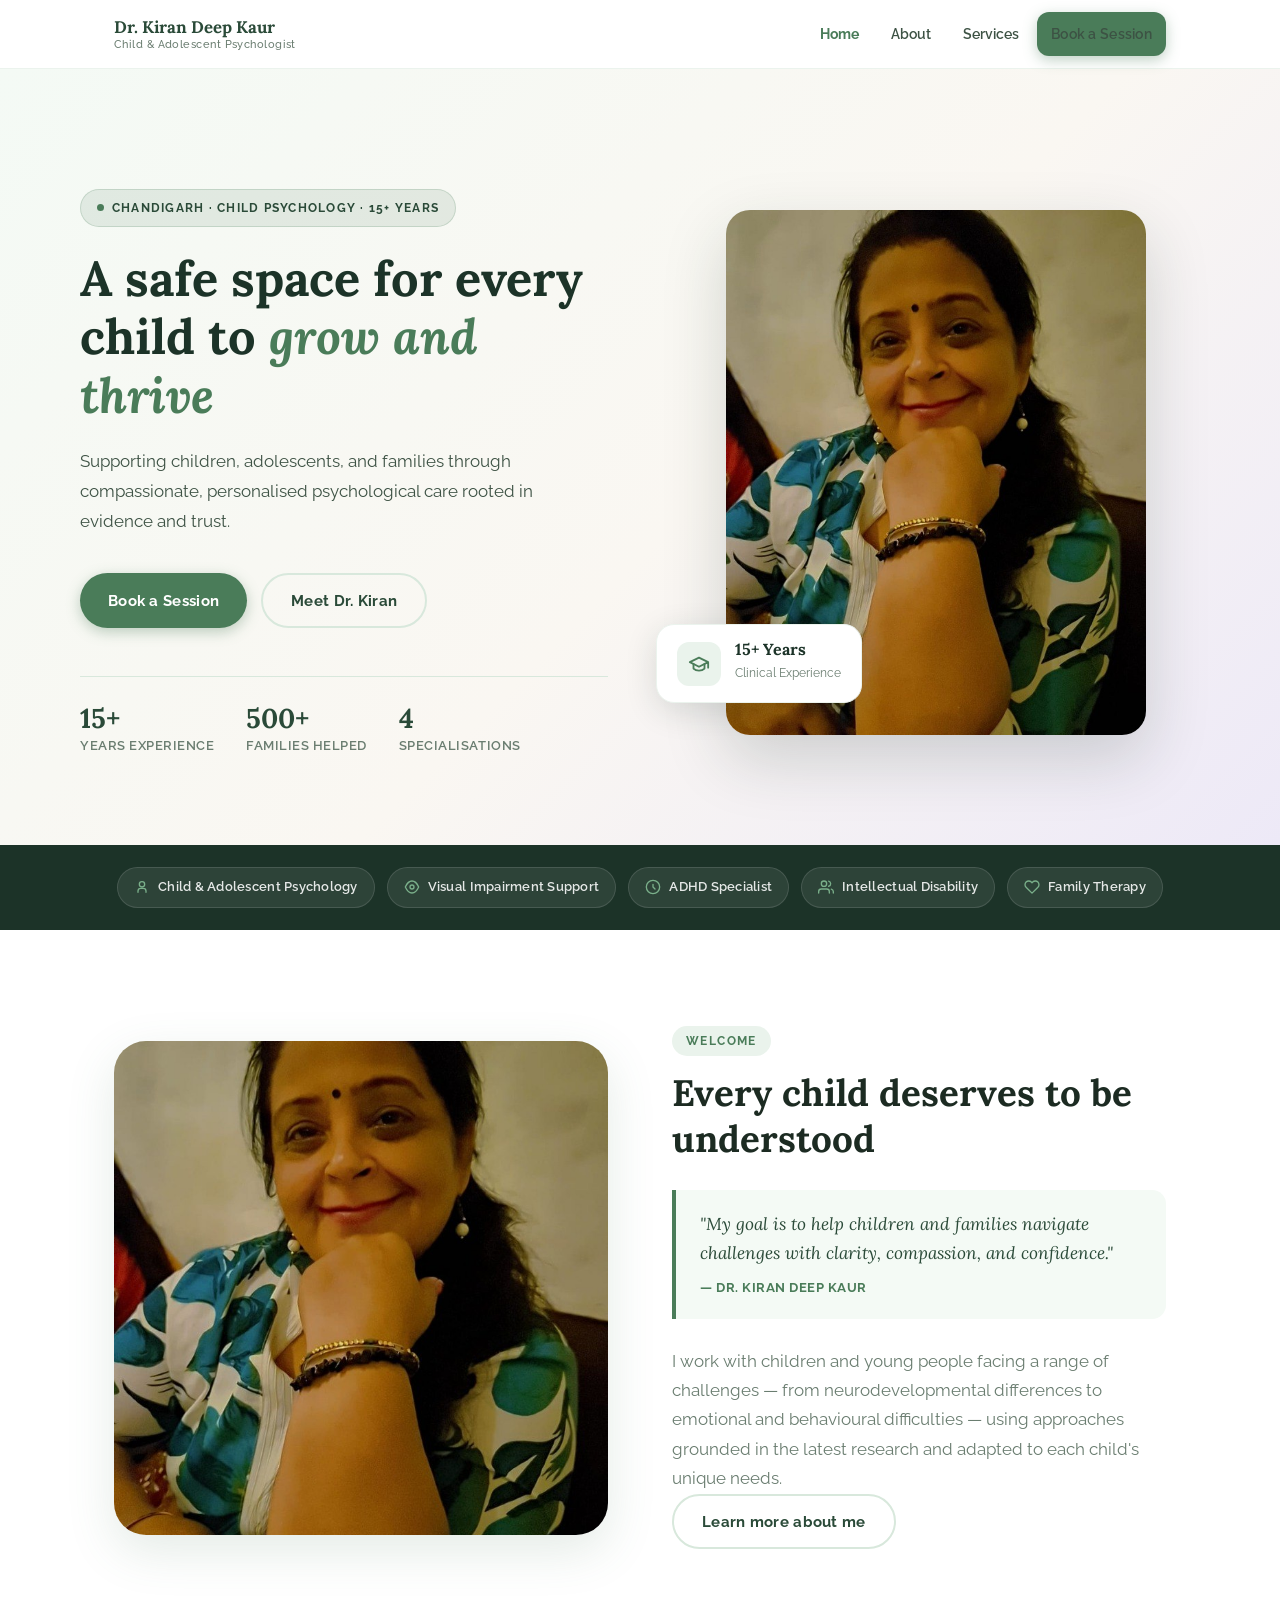
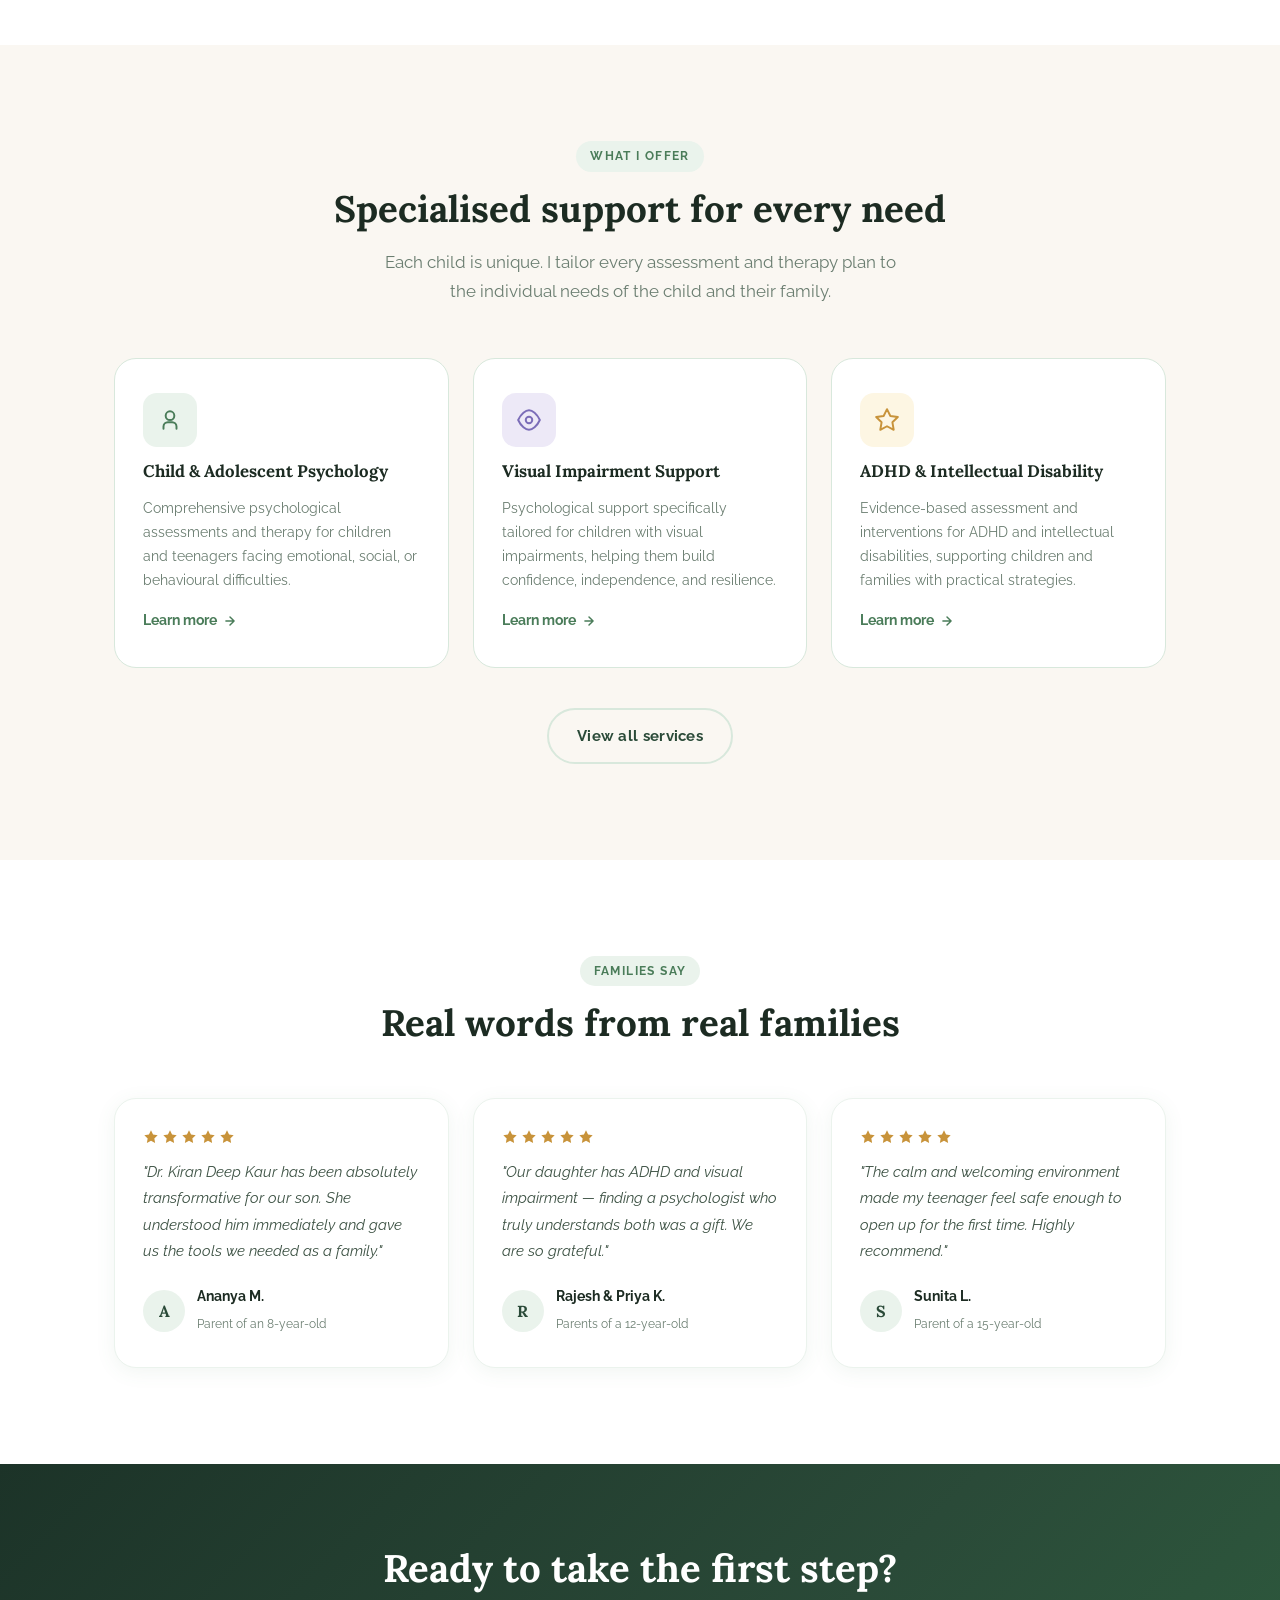
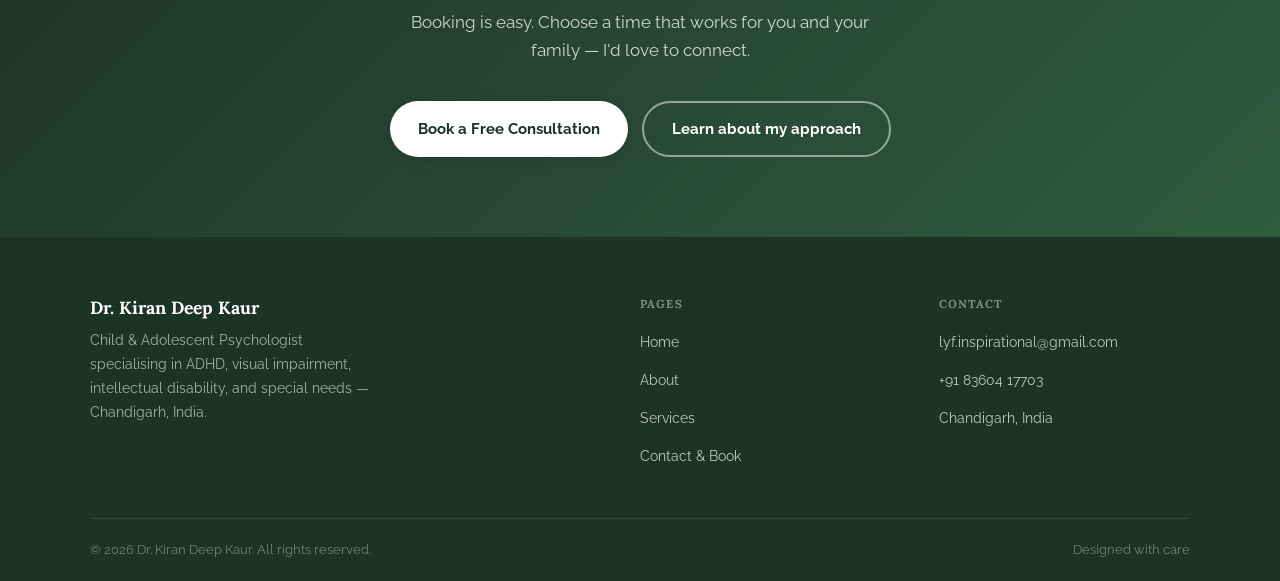
<file: index.html>
<!DOCTYPE html>
<html lang="en">
<head>
  <meta charset="UTF-8" />
  <meta name="viewport" content="width=device-width, initial-scale=1.0" />
  <title>Dr. Kiran Deep Kaur — Child &amp; Adolescent Psychologist, Chandigarh</title>
  <meta name="description" content="Compassionate, evidence-based psychological support for children and adolescents. Specialising in ADHD, visual impairment, and intellectual disabilities. Chandigarh, India." />
  <link rel="preconnect" href="https://fonts.googleapis.com" />
  <link rel="preconnect" href="https://fonts.gstatic.com" crossorigin />
  <link href="https://fonts.googleapis.com/css2?family=Lora:ital,wght@0,400;0,600;0,700;1,400;1,600&family=Raleway:wght@300;400;500;600;700&display=swap" rel="stylesheet" />
  <link rel="stylesheet" href="css/style.css" />
  <style>
    /* ===================== HOME PAGE STYLES ===================== */

    /* --- Hero --- */
    .hero {
      background: linear-gradient(135deg, var(--sage-pale) 0%, var(--cream) 55%, var(--lavender) 100%);
      padding: 120px 24px 88px;
      overflow: hidden;
      position: relative;
    }
    .hero-inner {
      max-width: 1120px;
      margin: 0 auto;
      display: grid;
      grid-template-columns: 1fr 1fr;
      gap: 64px;
      align-items: center;
    }
    .hero-tag {
      display: inline-flex;
      align-items: center;
      gap: 8px;
      background: rgba(74,124,89,0.12);
      color: var(--sage-dark);
      font-family: 'Raleway', sans-serif;
      font-size: 0.78rem;
      font-weight: 700;
      letter-spacing: 0.1em;
      text-transform: uppercase;
      padding: 7px 16px;
      border-radius: 50px;
      border: 1px solid rgba(74,124,89,0.2);
      margin-bottom: 22px;
    }
    .hero-tag-dot {
      width: 7px; height: 7px;
      background: var(--sage);
      border-radius: 50%;
      display: inline-block;
    }
    .hero h1 {
      font-size: clamp(2.1rem, 3.8vw, 3.1rem);
      color: var(--sage-deep);
      margin-bottom: 22px;
      line-height: 1.2;
    }
    .hero h1 em {
      font-style: italic;
      color: var(--sage);
    }
    .hero-lead {
      font-size: 1.08rem;
      color: var(--text-body);
      max-width: 460px;
      margin-bottom: 36px;
      line-height: 1.75;
    }
    .hero-cta {
      display: flex;
      gap: 14px;
      flex-wrap: wrap;
      margin-bottom: 48px;
    }
    .hero-stats {
      display: flex;
      gap: 32px;
      flex-wrap: wrap;
      padding-top: 28px;
      border-top: 1px solid var(--border);
    }
    .hero-stat-item {
      display: flex;
      flex-direction: column;
      gap: 2px;
    }
    .hero-stat-item strong {
      font-family: 'Lora', serif;
      font-size: 1.7rem;
      font-weight: 700;
      color: var(--sage-dark);
      line-height: 1;
    }
    .hero-stat-item span {
      font-size: 0.8rem;
      color: var(--text-muted);
      font-family: 'Raleway', sans-serif;
      font-weight: 600;
      letter-spacing: 0.04em;
      text-transform: uppercase;
    }

    /* Hero image side */
    .hero-image {
      position: relative;
      display: flex;
      justify-content: center;
    }
    .hero-image img {
      width: 100%;
      max-width: 420px;
      border-radius: 24px;
      object-fit: cover;
      aspect-ratio: 4/5;
      box-shadow: 0 24px 64px rgba(28,51,40,0.18);
      display: block;
    }
    .hero-credential-card {
      position: absolute;
      bottom: 32px;
      left: -16px;
      background: #fff;
      border-radius: 18px;
      padding: 16px 20px;
      box-shadow: 0 8px 32px rgba(28,51,40,0.14);
      display: flex;
      align-items: center;
      gap: 14px;
      max-width: 240px;
      border: 1px solid var(--border-light);
    }
    .cred-icon-wrap {
      width: 44px; height: 44px; min-width: 44px;
      background: var(--sage-light);
      border-radius: 12px;
      display: flex; align-items: center; justify-content: center;
    }
    .cred-icon-wrap svg { color: var(--sage); }
    .cred-text strong {
      display: block;
      font-family: 'Lora', serif;
      font-size: 1rem;
      color: var(--sage-deep);
      line-height: 1.1;
    }
    .cred-text span {
      font-size: 0.75rem;
      color: var(--text-muted);
      font-family: 'Raleway', sans-serif;
    }

    /* --- Trust Bar --- */
    .trust-bar {
      background: var(--sage-deep);
      padding: 22px 24px;
    }
    .trust-bar-inner {
      max-width: 1120px;
      margin: 0 auto;
      display: flex;
      gap: 12px;
      align-items: center;
      justify-content: center;
      flex-wrap: wrap;
    }
    .trust-pill {
      display: inline-flex;
      align-items: center;
      gap: 8px;
      background: rgba(255,255,255,0.08);
      border: 1px solid rgba(255,255,255,0.12);
      border-radius: 50px;
      padding: 8px 16px;
      color: rgba(255,255,255,0.88);
      font-family: 'Raleway', sans-serif;
      font-size: 0.82rem;
      font-weight: 600;
      letter-spacing: 0.02em;
      transition: background 0.2s;
    }
    .trust-pill:hover {
      background: rgba(255,255,255,0.14);
    }
    .trust-pill svg {
      color: var(--sage-mid);
      flex-shrink: 0;
    }

    /* --- Intro Section --- */
    .intro-grid {
      display: grid;
      grid-template-columns: 1fr 1fr;
      gap: 64px;
      align-items: center;
    }
    .intro-photo-wrap {
      border-radius: 32px;
      overflow: hidden;
      aspect-ratio: 1 / 1;
      box-shadow: 0 16px 48px rgba(74,124,89,0.15);
    }
    .intro-photo-wrap img {
      width: 100%; height: 100%;
      object-fit: cover;
      display: block;
    }
    .intro-blockquote {
      border-left: 4px solid var(--sage);
      background: var(--sage-pale);
      border-radius: 0 14px 14px 0;
      padding: 20px 24px;
      margin: 28px 0;
      font-family: 'Lora', serif;
      font-size: 1.08rem;
      font-style: italic;
      color: var(--sage-dark);
      line-height: 1.65;
    }
    .intro-blockquote cite {
      display: block;
      margin-top: 10px;
      font-style: normal;
      font-family: 'Raleway', sans-serif;
      font-size: 0.82rem;
      font-weight: 700;
      color: var(--sage);
      letter-spacing: 0.04em;
      text-transform: uppercase;
    }

    /* --- Services Preview --- */
    .services-preview-grid {
      display: grid;
      grid-template-columns: repeat(3, 1fr);
      gap: 24px;
    }
    .service-preview-card {
      background: #fff;
      border-radius: 22px;
      padding: 34px 28px;
      border: 1px solid var(--border);
      transition: border-color 0.3s, box-shadow 0.3s, transform 0.3s;
      display: flex;
      flex-direction: column;
      gap: 14px;
    }
    .service-preview-card:hover {
      border-color: var(--sage-mid);
      box-shadow: 0 12px 36px rgba(74,124,89,0.13);
      transform: translateY(-4px);
    }
    .svc-icon-wrap {
      width: 54px; height: 54px;
      border-radius: 14px;
      display: flex; align-items: center; justify-content: center;
      flex-shrink: 0;
    }
    .svc-icon-wrap.green  { background: var(--sage-light); color: var(--sage); }
    .svc-icon-wrap.lavender { background: var(--lavender); color: #7B6DB8; }
    .svc-icon-wrap.gold   { background: var(--gold-light); color: var(--gold); }
    .service-preview-card h3 {
      font-size: 1.05rem;
      color: var(--text-dark);
      margin: 0;
    }
    .service-preview-card p {
      font-size: 0.9rem;
      color: var(--text-muted);
      line-height: 1.65;
      margin: 0;
      flex-grow: 1;
    }
    .svc-learn-link {
      display: inline-flex;
      align-items: center;
      gap: 6px;
      font-family: 'Raleway', sans-serif;
      font-size: 0.85rem;
      font-weight: 700;
      color: var(--sage);
      text-decoration: none;
      margin-top: 4px;
      transition: gap 0.2s;
    }
    .svc-learn-link:hover { gap: 10px; }
    .svc-learn-link svg { flex-shrink: 0; }

    /* --- Testimonials --- */
    .testimonials-grid {
      display: grid;
      grid-template-columns: repeat(3, 1fr);
      gap: 24px;
    }
    .testimonial-card {
      background: #fff;
      border-radius: 22px;
      padding: 30px 28px;
      box-shadow: 0 4px 20px rgba(74,124,89,0.08);
      border: 1px solid var(--border-light);
      display: flex;
      flex-direction: column;
      gap: 0;
    }
    .testimonial-stars {
      display: flex;
      gap: 3px;
      margin-bottom: 14px;
    }
    .testimonial-stars svg { color: var(--gold); }
    .testimonial-card blockquote {
      font-size: 0.94rem;
      color: var(--text-body);
      font-style: italic;
      line-height: 1.75;
      margin: 0 0 20px 0;
      padding: 0;
      border: none;
      background: none;
      flex-grow: 1;
    }
    .testimonial-author {
      display: flex;
      align-items: center;
      gap: 12px;
    }
    .t-avatar {
      width: 42px; height: 42px; min-width: 42px;
      background: var(--sage-light);
      border-radius: 50%;
      display: flex; align-items: center; justify-content: center;
      font-family: 'Lora', serif;
      font-size: 1rem;
      font-weight: 700;
      color: var(--sage-dark);
    }
    .testimonial-author strong {
      display: block;
      font-size: 0.87rem;
      color: var(--text-dark);
      font-family: 'Raleway', sans-serif;
      font-weight: 700;
    }
    .testimonial-author span {
      font-size: 0.78rem;
      color: var(--text-muted);
    }

    /* --- CTA Banner --- */
    .cta-banner {
      background: linear-gradient(135deg, var(--sage-deep) 0%, var(--sage-dark) 60%, #2E5C3E 100%);
      padding: 80px 24px;
      text-align: center;
    }
    .cta-banner h2 {
      color: #fff;
      font-size: clamp(1.85rem, 3vw, 2.5rem);
      margin-bottom: 16px;
    }
    .cta-banner p {
      color: rgba(255,255,255,0.78);
      font-size: 1.05rem;
      max-width: 500px;
      margin: 0 auto 36px;
      line-height: 1.7;
    }
    .cta-banner-btns {
      display: flex;
      gap: 14px;
      justify-content: center;
      flex-wrap: wrap;
    }
    .btn-white {
      display: inline-flex;
      align-items: center;
      gap: 8px;
      padding: 14px 28px;
      border-radius: 50px;
      font-family: 'Raleway', sans-serif;
      font-size: 0.95rem;
      font-weight: 700;
      background: #fff;
      color: var(--sage-deep);
      text-decoration: none;
      transition: background 0.2s, transform 0.2s;
      min-height: 44px;
    }
    .btn-white:hover { background: var(--sage-pale); transform: translateY(-2px); }
    .btn-outline-white {
      display: inline-flex;
      align-items: center;
      gap: 8px;
      padding: 13px 28px;
      border-radius: 50px;
      font-family: 'Raleway', sans-serif;
      font-size: 0.95rem;
      font-weight: 700;
      background: transparent;
      color: #fff;
      border: 2px solid rgba(255,255,255,0.5);
      text-decoration: none;
      transition: border-color 0.2s, background 0.2s, transform 0.2s;
      min-height: 44px;
    }
    .btn-outline-white:hover {
      border-color: #fff;
      background: rgba(255,255,255,0.1);
      transform: translateY(-2px);
    }

    /* --- Responsive --- */
    @media (max-width: 960px) {
      .services-preview-grid { grid-template-columns: 1fr 1fr; }
      .testimonials-grid { grid-template-columns: 1fr 1fr; }
    }
    @media (max-width: 768px) {
      .hero-inner { grid-template-columns: 1fr; gap: 40px; }
      .hero-image { order: -1; }
      .hero-image img { max-width: 320px; }
      .hero-credential-card { left: 50%; transform: translateX(-50%); bottom: 16px; }
      .intro-grid { grid-template-columns: 1fr; gap: 36px; }
      .services-preview-grid { grid-template-columns: 1fr; }
      .testimonials-grid { grid-template-columns: 1fr; }
    }
    @media (prefers-reduced-motion: reduce) {
      .reveal, .reveal-delay-1, .reveal-delay-2 {
        opacity: 1 !important;
        transform: none !important;
        transition: none !important;
      }
    }
  </style>
</head>
<body>

  <!-- ===================== NAVBAR ===================== -->
  <nav class="navbar" role="navigation" aria-label="Main navigation">
    <div class="nav-inner">
      <a href="index.html" class="nav-logo">
        Dr. Kiran Deep Kaur
        <span>Child &amp; Adolescent Psychologist</span>
      </a>
      <button class="nav-toggle" aria-label="Toggle navigation menu" aria-expanded="false">
        <span></span><span></span><span></span>
      </button>
      <ul class="nav-links" role="list">
        <li><a href="index.html" class="active">Home</a></li>
        <li><a href="about.html">About</a></li>
        <li><a href="services.html">Services</a></li>
        <li><a href="contact.html" class="btn btn-primary">Book a Session</a></li>
      </ul>
    </div>
  </nav>

  <!-- ===================== HERO ===================== -->
  <section class="hero" aria-label="Introduction">
    <div class="hero-inner">
      <div class="hero-content">
        <div class="hero-tag">
          <span class="hero-tag-dot" aria-hidden="true"></span>
          Chandigarh &middot; Child Psychology &middot; 15+ Years
        </div>
        <h1>A safe space for every child to <em>grow and thrive</em></h1>
        <p class="hero-lead">Supporting children, adolescents, and families through compassionate, personalised psychological care rooted in evidence and trust.</p>
        <div class="hero-cta">
          <a href="contact.html" class="btn btn-primary">Book a Session</a>
          <a href="about.html" class="btn btn-outline">Meet Dr. Kiran</a>
        </div>
        <div class="hero-stats" aria-label="Key statistics">
          <div class="hero-stat-item">
            <strong>15+</strong>
            <span>Years Experience</span>
          </div>
          <div class="hero-stat-item">
            <strong>500+</strong>
            <span>Families Helped</span>
          </div>
          <div class="hero-stat-item">
            <strong>4</strong>
            <span>Specialisations</span>
          </div>
        </div>
      </div>
      <div class="hero-image">
        <img
          src="images/hero-photo.jpg"
          alt="Dr. Kiran Deep Kaur, Child and Adolescent Psychologist in Chandigarh"
          onerror="this.src='https://placehold.co/420x525/EAF3EC/2A4A38?text=Dr.+Kiran+Deep+Kaur'"
        />
        <div class="hero-credential-card" aria-label="Credential highlight">
          <div class="cred-icon-wrap" aria-hidden="true">
            <svg width="22" height="22" viewBox="0 0 24 24" fill="none" stroke="currentColor" stroke-width="2" stroke-linecap="round" stroke-linejoin="round" aria-hidden="true">
              <path d="M22 10v6M2 10l10-5 10 5-10 5z"/><path d="M6 12v5c3 3 9 3 12 0v-5"/>
            </svg>
          </div>
          <div class="cred-text">
            <strong>15+ Years</strong>
            <span>Clinical Experience</span>
          </div>
        </div>
      </div>
    </div>
  </section>

  <!-- ===================== TRUST BAR ===================== -->
  <div class="trust-bar" role="complementary" aria-label="Specialisation areas">
    <div class="trust-bar-inner">
      <div class="trust-pill">
        <svg width="16" height="16" viewBox="0 0 24 24" fill="none" stroke="currentColor" stroke-width="2" stroke-linecap="round" stroke-linejoin="round" aria-hidden="true"><circle cx="12" cy="8" r="4"/><path d="M6 20v-2a4 4 0 0 1 4-4h4a4 4 0 0 1 4 4v2"/></svg>
        Child &amp; Adolescent Psychology
      </div>
      <div class="trust-pill">
        <svg width="16" height="16" viewBox="0 0 24 24" fill="none" stroke="currentColor" stroke-width="2" stroke-linecap="round" stroke-linejoin="round" aria-hidden="true"><circle cx="12" cy="12" r="3"/><path d="M2 12C4.667 6 9 3 12 3s7.333 3 10 9c-2.667 6-7 9-10 9s-7.333-3-10-9z"/></svg>
        Visual Impairment Support
      </div>
      <div class="trust-pill">
        <svg width="16" height="16" viewBox="0 0 24 24" fill="none" stroke="currentColor" stroke-width="2" stroke-linecap="round" stroke-linejoin="round" aria-hidden="true"><path d="M12 2C6.477 2 2 6.477 2 12s4.477 10 10 10 10-4.477 10-10S17.523 2 12 2z"/><path d="M12 8v4l3 3"/></svg>
        ADHD Specialist
      </div>
      <div class="trust-pill">
        <svg width="16" height="16" viewBox="0 0 24 24" fill="none" stroke="currentColor" stroke-width="2" stroke-linecap="round" stroke-linejoin="round" aria-hidden="true"><path d="M17 21v-2a4 4 0 0 0-4-4H5a4 4 0 0 0-4 4v2"/><circle cx="9" cy="7" r="4"/><path d="M23 21v-2a4 4 0 0 0-3-3.87"/><path d="M16 3.13a4 4 0 0 1 0 7.75"/></svg>
        Intellectual Disability
      </div>
      <div class="trust-pill">
        <svg width="16" height="16" viewBox="0 0 24 24" fill="none" stroke="currentColor" stroke-width="2" stroke-linecap="round" stroke-linejoin="round" aria-hidden="true"><path d="M20.84 4.61a5.5 5.5 0 0 0-7.78 0L12 5.67l-1.06-1.06a5.5 5.5 0 0 0-7.78 7.78l1.06 1.06L12 21.23l7.78-7.78 1.06-1.06a5.5 5.5 0 0 0 0-7.78z"/></svg>
        Family Therapy
      </div>
    </div>
  </div>

  <!-- ===================== INTRO SECTION ===================== -->
  <section class="section" aria-labelledby="intro-heading">
    <div class="container">
      <div class="intro-grid">
        <div class="intro-photo-wrap reveal">
          <img
            src="images/dr-photo.jpg"
            alt="Dr. Kiran Deep Kaur in her consulting room"
            onerror="this.src='https://placehold.co/520x520/F4FAF5/2A4A38?text=Dr.+Kiran+Deep+Kaur'"
          />
        </div>
        <div class="reveal reveal-delay-1">
          <span class="section-label">Welcome</span>
          <h2 class="section-title" id="intro-heading">Every child deserves to be understood</h2>
          <blockquote class="intro-blockquote">
            "My goal is to help children and families navigate challenges with clarity, compassion, and confidence."
            <cite>— Dr. Kiran Deep Kaur</cite>
          </blockquote>
          <p class="section-subtitle">
            I work with children and young people facing a range of challenges — from neurodevelopmental differences to emotional and behavioural difficulties — using approaches grounded in the latest research and adapted to each child's unique needs.
          </p>
          <a href="about.html" class="btn btn-outline">Learn more about me</a>
        </div>
      </div>
    </div>
  </section>

  <!-- ===================== SERVICES PREVIEW ===================== -->
  <section class="section section-alt" aria-labelledby="services-preview-heading">
    <div class="container">
      <div style="text-align:center; margin-bottom:52px;">
        <span class="section-label reveal">What I offer</span>
        <h2 class="section-title reveal reveal-delay-1" id="services-preview-heading">Specialised support for every need</h2>
        <p class="section-subtitle reveal reveal-delay-2" style="max-width:540px; margin:0 auto;">
          Each child is unique. I tailor every assessment and therapy plan to the individual needs of the child and their family.
        </p>
      </div>
      <div class="services-preview-grid">
        <article class="service-preview-card reveal">
          <div class="svc-icon-wrap green" aria-hidden="true">
            <svg width="26" height="26" viewBox="0 0 24 24" fill="none" stroke="currentColor" stroke-width="1.8" stroke-linecap="round" stroke-linejoin="round" aria-hidden="true"><circle cx="12" cy="8" r="4"/><path d="M6 20v-2a4 4 0 0 1 4-4h4a4 4 0 0 1 4 4v2"/></svg>
          </div>
          <h3>Child &amp; Adolescent Psychology</h3>
          <p>Comprehensive psychological assessments and therapy for children and teenagers facing emotional, social, or behavioural difficulties.</p>
          <a href="services.html" class="svc-learn-link" aria-label="Learn more about Child and Adolescent Psychology">
            Learn more
            <svg width="14" height="14" viewBox="0 0 24 24" fill="none" stroke="currentColor" stroke-width="2.5" stroke-linecap="round" stroke-linejoin="round" aria-hidden="true"><path d="M5 12h14M12 5l7 7-7 7"/></svg>
          </a>
        </article>
        <article class="service-preview-card reveal reveal-delay-1">
          <div class="svc-icon-wrap lavender" aria-hidden="true">
            <svg width="26" height="26" viewBox="0 0 24 24" fill="none" stroke="currentColor" stroke-width="1.8" stroke-linecap="round" stroke-linejoin="round" aria-hidden="true"><circle cx="12" cy="12" r="3"/><path d="M2 12C4.667 6 9 3 12 3s7.333 3 10 9c-2.667 6-7 9-10 9s-7.333-3-10-9z"/></svg>
          </div>
          <h3>Visual Impairment Support</h3>
          <p>Psychological support specifically tailored for children with visual impairments, helping them build confidence, independence, and resilience.</p>
          <a href="services.html" class="svc-learn-link" aria-label="Learn more about Visual Impairment Support">
            Learn more
            <svg width="14" height="14" viewBox="0 0 24 24" fill="none" stroke="currentColor" stroke-width="2.5" stroke-linecap="round" stroke-linejoin="round" aria-hidden="true"><path d="M5 12h14M12 5l7 7-7 7"/></svg>
          </a>
        </article>
        <article class="service-preview-card reveal reveal-delay-2">
          <div class="svc-icon-wrap gold" aria-hidden="true">
            <svg width="26" height="26" viewBox="0 0 24 24" fill="none" stroke="currentColor" stroke-width="1.8" stroke-linecap="round" stroke-linejoin="round" aria-hidden="true"><path d="M12 2l3.09 6.26L22 9.27l-5 4.87 1.18 6.88L12 17.77l-6.18 3.25L7 14.14 2 9.27l6.91-1.01L12 2z"/></svg>
          </div>
          <h3>ADHD &amp; Intellectual Disability</h3>
          <p>Evidence-based assessment and interventions for ADHD and intellectual disabilities, supporting children and families with practical strategies.</p>
          <a href="services.html" class="svc-learn-link" aria-label="Learn more about ADHD and Intellectual Disability support">
            Learn more
            <svg width="14" height="14" viewBox="0 0 24 24" fill="none" stroke="currentColor" stroke-width="2.5" stroke-linecap="round" stroke-linejoin="round" aria-hidden="true"><path d="M5 12h14M12 5l7 7-7 7"/></svg>
          </a>
        </article>
      </div>
      <div style="text-align:center; margin-top:40px;">
        <a href="services.html" class="btn btn-outline">View all services</a>
      </div>
    </div>
  </section>

  <!-- ===================== TESTIMONIALS ===================== -->
  <section class="section" aria-labelledby="testimonials-heading">
    <div class="container">
      <div style="text-align:center; margin-bottom:52px;">
        <span class="section-label reveal">Families say</span>
        <h2 class="section-title reveal reveal-delay-1" id="testimonials-heading">Real words from real families</h2>
      </div>
      <div class="testimonials-grid">
        <article class="testimonial-card reveal">
          <div class="testimonial-stars" aria-label="5 stars out of 5">
            <svg width="16" height="16" viewBox="0 0 24 24" fill="currentColor" aria-hidden="true"><path d="M12 2l3.09 6.26L22 9.27l-5 4.87 1.18 6.88L12 17.77l-6.18 3.25L7 14.14 2 9.27l6.91-1.01z"/></svg>
            <svg width="16" height="16" viewBox="0 0 24 24" fill="currentColor" aria-hidden="true"><path d="M12 2l3.09 6.26L22 9.27l-5 4.87 1.18 6.88L12 17.77l-6.18 3.25L7 14.14 2 9.27l6.91-1.01z"/></svg>
            <svg width="16" height="16" viewBox="0 0 24 24" fill="currentColor" aria-hidden="true"><path d="M12 2l3.09 6.26L22 9.27l-5 4.87 1.18 6.88L12 17.77l-6.18 3.25L7 14.14 2 9.27l6.91-1.01z"/></svg>
            <svg width="16" height="16" viewBox="0 0 24 24" fill="currentColor" aria-hidden="true"><path d="M12 2l3.09 6.26L22 9.27l-5 4.87 1.18 6.88L12 17.77l-6.18 3.25L7 14.14 2 9.27l6.91-1.01z"/></svg>
            <svg width="16" height="16" viewBox="0 0 24 24" fill="currentColor" aria-hidden="true"><path d="M12 2l3.09 6.26L22 9.27l-5 4.87 1.18 6.88L12 17.77l-6.18 3.25L7 14.14 2 9.27l6.91-1.01z"/></svg>
          </div>
          <blockquote>"Dr. Kiran Deep Kaur has been absolutely transformative for our son. She understood him immediately and gave us the tools we needed as a family."</blockquote>
          <div class="testimonial-author">
            <div class="t-avatar" aria-hidden="true">A</div>
            <div>
              <strong>Ananya M.</strong>
              <span>Parent of an 8-year-old</span>
            </div>
          </div>
        </article>
        <article class="testimonial-card reveal reveal-delay-1">
          <div class="testimonial-stars" aria-label="5 stars out of 5">
            <svg width="16" height="16" viewBox="0 0 24 24" fill="currentColor" aria-hidden="true"><path d="M12 2l3.09 6.26L22 9.27l-5 4.87 1.18 6.88L12 17.77l-6.18 3.25L7 14.14 2 9.27l6.91-1.01z"/></svg>
            <svg width="16" height="16" viewBox="0 0 24 24" fill="currentColor" aria-hidden="true"><path d="M12 2l3.09 6.26L22 9.27l-5 4.87 1.18 6.88L12 17.77l-6.18 3.25L7 14.14 2 9.27l6.91-1.01z"/></svg>
            <svg width="16" height="16" viewBox="0 0 24 24" fill="currentColor" aria-hidden="true"><path d="M12 2l3.09 6.26L22 9.27l-5 4.87 1.18 6.88L12 17.77l-6.18 3.25L7 14.14 2 9.27l6.91-1.01z"/></svg>
            <svg width="16" height="16" viewBox="0 0 24 24" fill="currentColor" aria-hidden="true"><path d="M12 2l3.09 6.26L22 9.27l-5 4.87 1.18 6.88L12 17.77l-6.18 3.25L7 14.14 2 9.27l6.91-1.01z"/></svg>
            <svg width="16" height="16" viewBox="0 0 24 24" fill="currentColor" aria-hidden="true"><path d="M12 2l3.09 6.26L22 9.27l-5 4.87 1.18 6.88L12 17.77l-6.18 3.25L7 14.14 2 9.27l6.91-1.01z"/></svg>
          </div>
          <blockquote>"Our daughter has ADHD and visual impairment — finding a psychologist who truly understands both was a gift. We are so grateful."</blockquote>
          <div class="testimonial-author">
            <div class="t-avatar" aria-hidden="true">R</div>
            <div>
              <strong>Rajesh &amp; Priya K.</strong>
              <span>Parents of a 12-year-old</span>
            </div>
          </div>
        </article>
        <article class="testimonial-card reveal reveal-delay-2">
          <div class="testimonial-stars" aria-label="5 stars out of 5">
            <svg width="16" height="16" viewBox="0 0 24 24" fill="currentColor" aria-hidden="true"><path d="M12 2l3.09 6.26L22 9.27l-5 4.87 1.18 6.88L12 17.77l-6.18 3.25L7 14.14 2 9.27l6.91-1.01z"/></svg>
            <svg width="16" height="16" viewBox="0 0 24 24" fill="currentColor" aria-hidden="true"><path d="M12 2l3.09 6.26L22 9.27l-5 4.87 1.18 6.88L12 17.77l-6.18 3.25L7 14.14 2 9.27l6.91-1.01z"/></svg>
            <svg width="16" height="16" viewBox="0 0 24 24" fill="currentColor" aria-hidden="true"><path d="M12 2l3.09 6.26L22 9.27l-5 4.87 1.18 6.88L12 17.77l-6.18 3.25L7 14.14 2 9.27l6.91-1.01z"/></svg>
            <svg width="16" height="16" viewBox="0 0 24 24" fill="currentColor" aria-hidden="true"><path d="M12 2l3.09 6.26L22 9.27l-5 4.87 1.18 6.88L12 17.77l-6.18 3.25L7 14.14 2 9.27l6.91-1.01z"/></svg>
            <svg width="16" height="16" viewBox="0 0 24 24" fill="currentColor" aria-hidden="true"><path d="M12 2l3.09 6.26L22 9.27l-5 4.87 1.18 6.88L12 17.77l-6.18 3.25L7 14.14 2 9.27l6.91-1.01z"/></svg>
          </div>
          <blockquote>"The calm and welcoming environment made my teenager feel safe enough to open up for the first time. Highly recommend."</blockquote>
          <div class="testimonial-author">
            <div class="t-avatar" aria-hidden="true">S</div>
            <div>
              <strong>Sunita L.</strong>
              <span>Parent of a 15-year-old</span>
            </div>
          </div>
        </article>
      </div>
    </div>
  </section>

  <!-- ===================== CTA BANNER ===================== -->
  <section class="cta-banner" aria-labelledby="cta-heading">
    <h2 class="reveal" id="cta-heading">Ready to take the first step?</h2>
    <p class="reveal reveal-delay-1">Booking is easy. Choose a time that works for you and your family — I'd love to connect.</p>
    <div class="cta-banner-btns reveal reveal-delay-2">
      <a href="contact.html" class="btn-white">Book a Free Consultation</a>
      <a href="about.html" class="btn-outline-white">Learn about my approach</a>
    </div>
  </section>

  <!-- ===================== FOOTER ===================== -->
  <footer>
    <div class="footer-inner">
      <div class="footer-brand">
        <h3>Dr. Kiran Deep Kaur</h3>
        <p>Child &amp; Adolescent Psychologist specialising in ADHD, visual impairment, intellectual disability, and special needs — Chandigarh, India.</p>
      </div>
      <div class="footer-col">
        <h4>Pages</h4>
        <ul>
          <li><a href="index.html">Home</a></li>
          <li><a href="about.html">About</a></li>
          <li><a href="services.html">Services</a></li>
          <li><a href="contact.html">Contact &amp; Book</a></li>
        </ul>
      </div>
      <div class="footer-col">
        <h4>Contact</h4>
        <ul>
          <li><a href="mailto:lyf.inspirational@gmail.com">lyf.inspirational@gmail.com</a></li>
          <li><a href="tel:+918360417703">+91 83604 17703</a></li>
          <li><a href="contact.html">Chandigarh, India</a></li>
        </ul>
      </div>
    </div>
    <div class="footer-bottom">
      <span>&#169; 2026 Dr. Kiran Deep Kaur. All rights reserved.</span>
      <span>Designed with care</span>
    </div>
  </footer>

  <script src="js/script.js"></script>
</body>
</html>
</file>
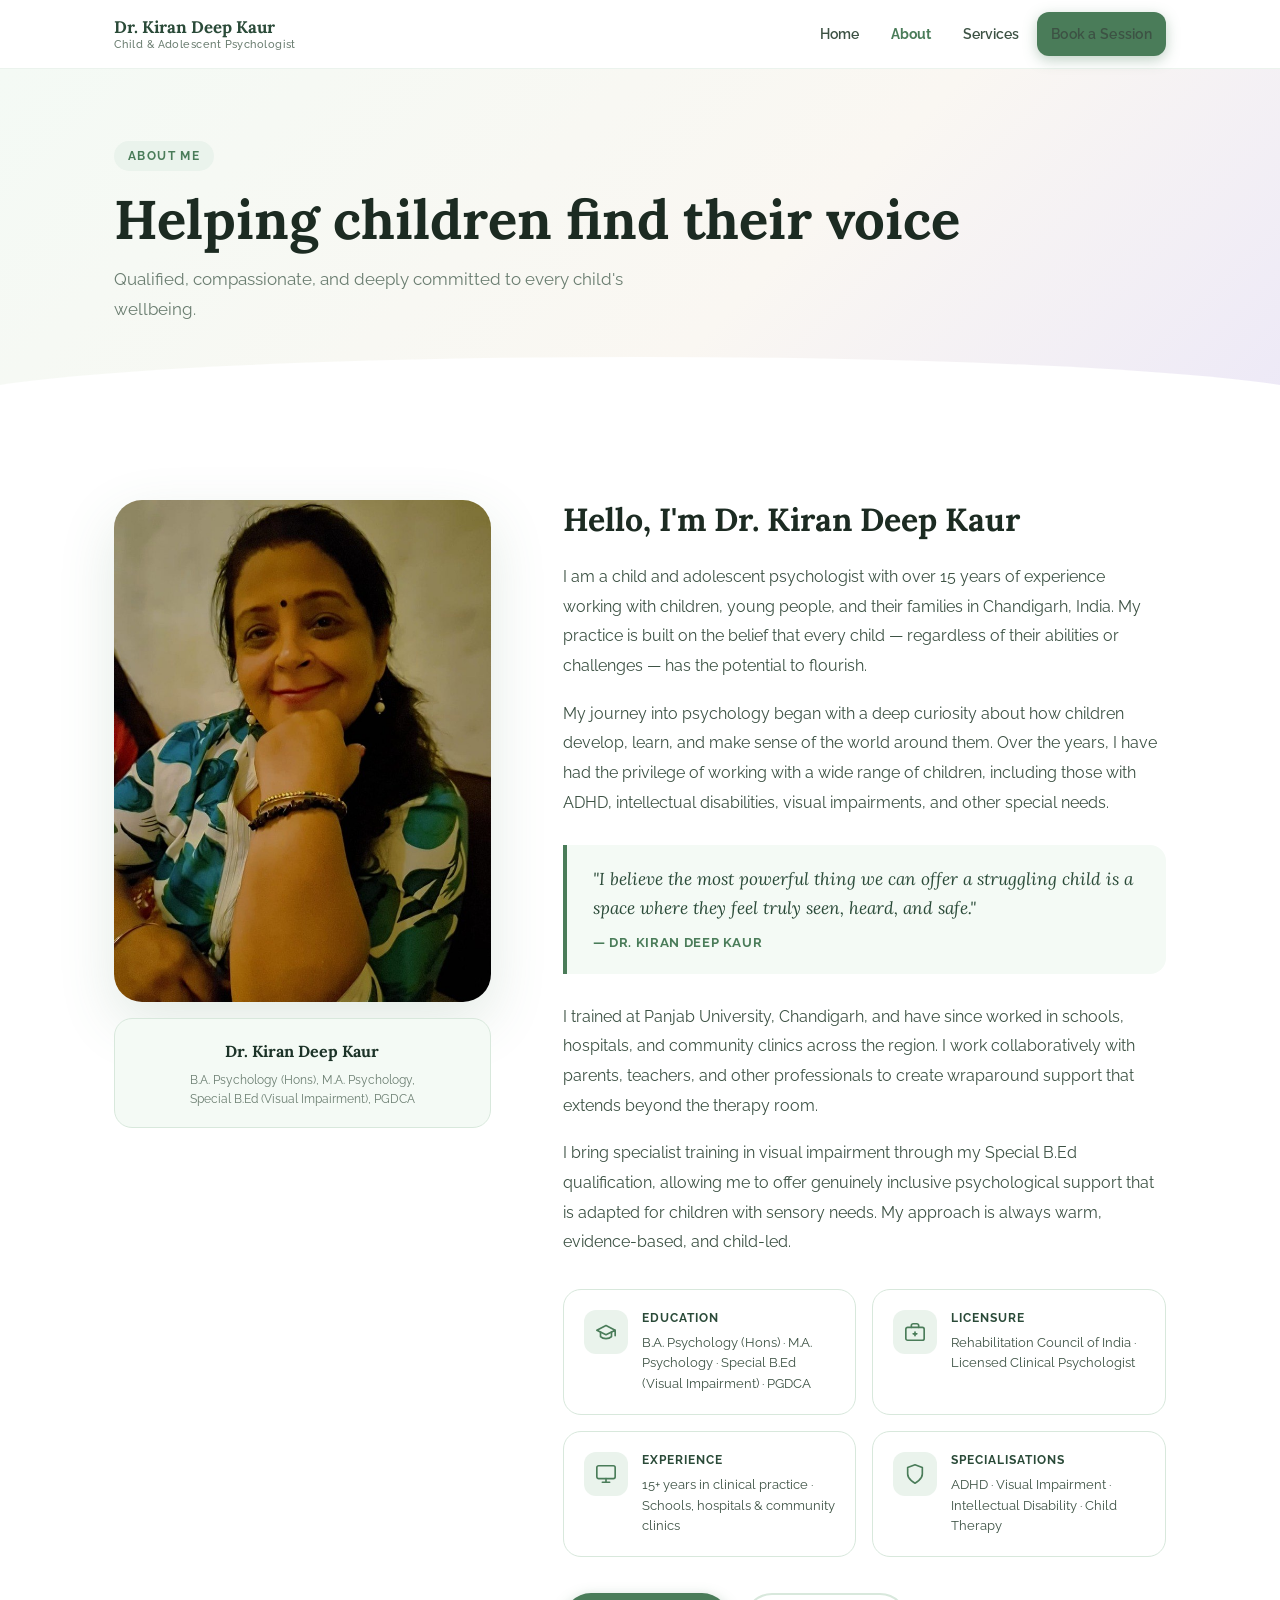
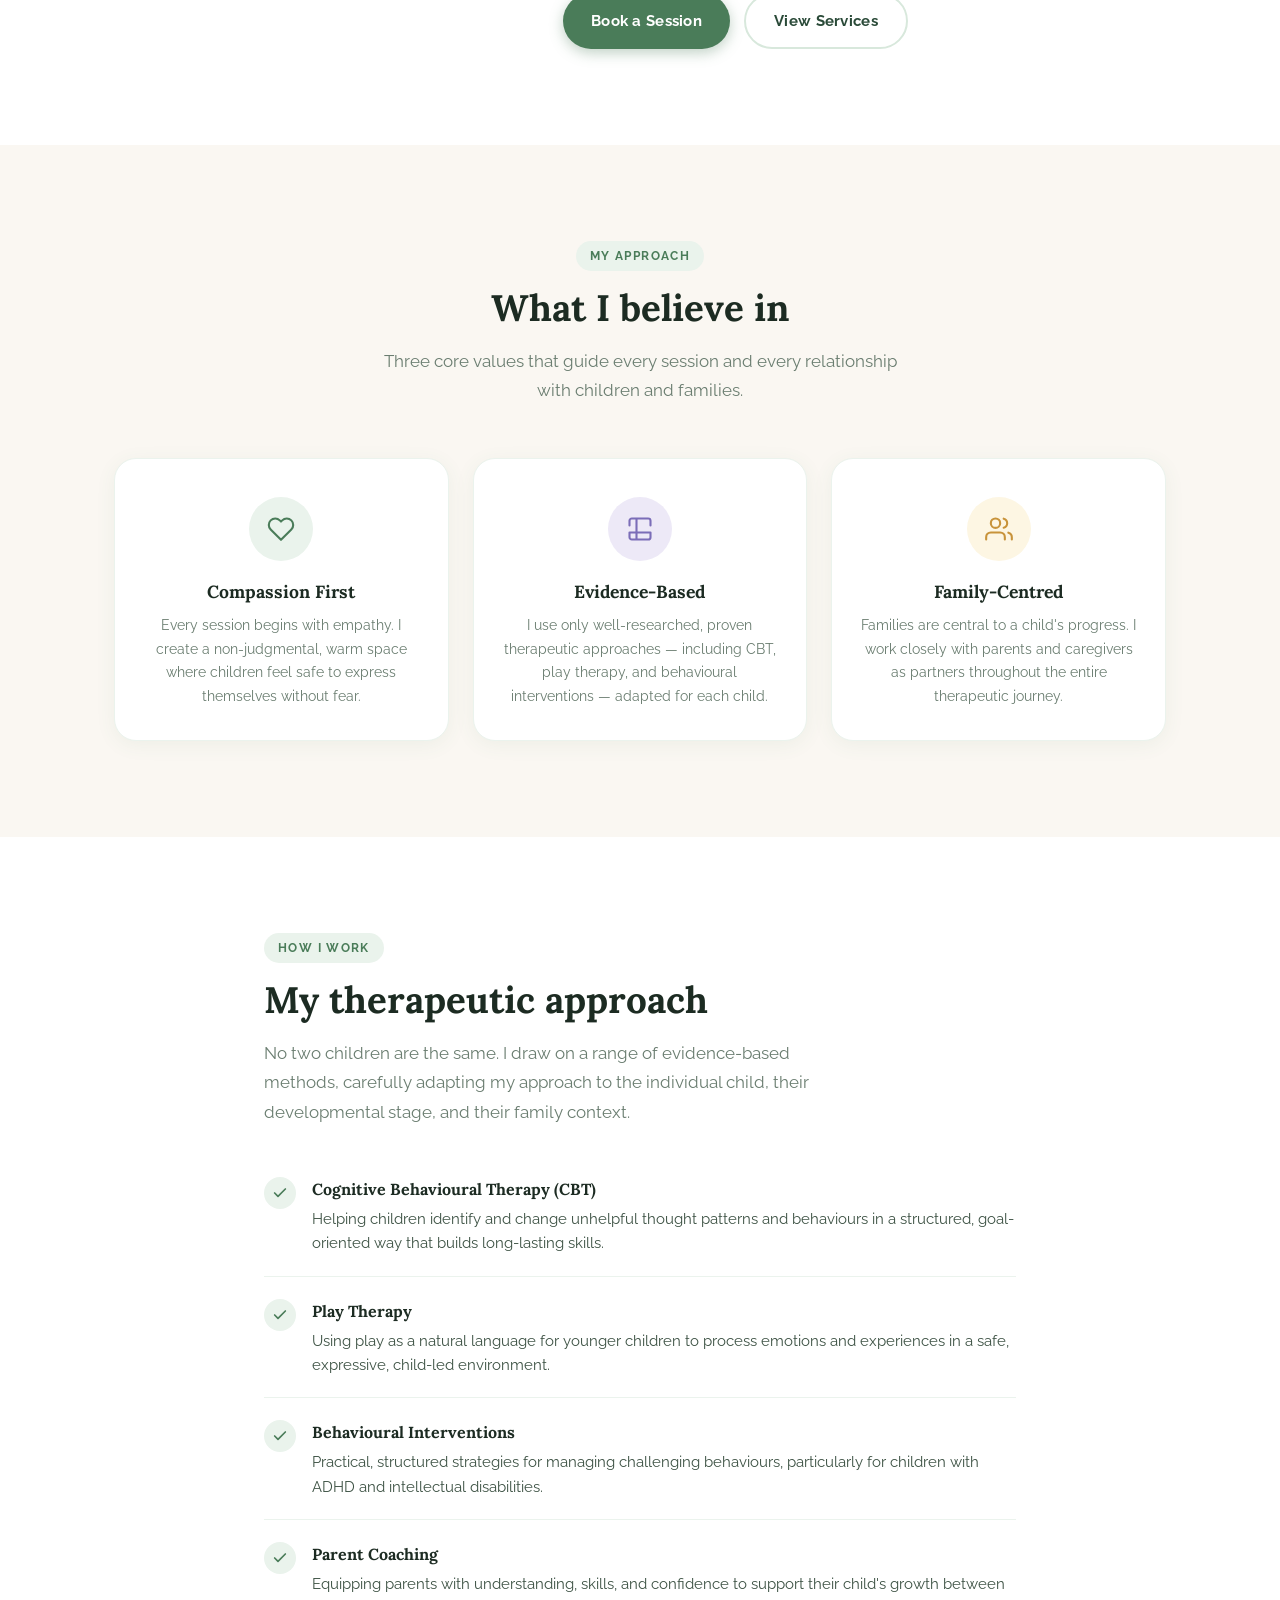
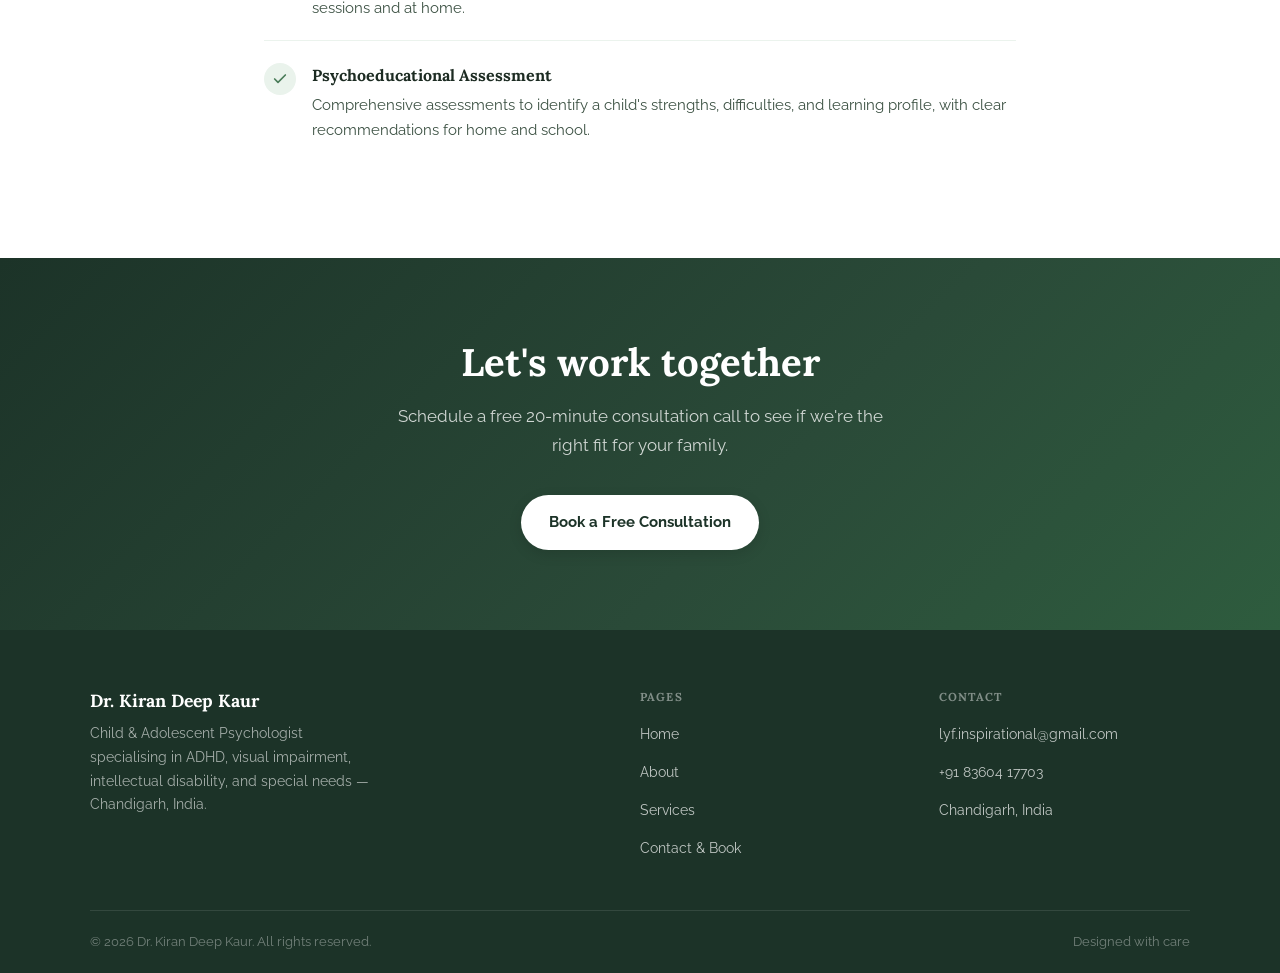
<file: about.html>
<!DOCTYPE html>
<html lang="en">
<head>
  <meta charset="UTF-8" />
  <meta name="viewport" content="width=device-width, initial-scale=1.0" />
  <title>About — Dr. Kiran Deep Kaur | Child &amp; Adolescent Psychologist</title>
  <meta name="description" content="Learn about Dr. Kiran Deep Kaur — her background, qualifications, values, and therapeutic approach to child and adolescent psychology in Chandigarh, India." />
  <link rel="preconnect" href="https://fonts.googleapis.com" />
  <link rel="preconnect" href="https://fonts.gstatic.com" crossorigin />
  <link href="https://fonts.googleapis.com/css2?family=Lora:ital,wght@0,400;0,600;0,700;1,400;1,600&family=Raleway:wght@300;400;500;600;700&display=swap" rel="stylesheet" />
  <link rel="stylesheet" href="css/style.css" />
  <style>
    /* ===================== ABOUT PAGE STYLES ===================== */

    /* --- Bio Section --- */
    .bio-grid {
      display: grid;
      grid-template-columns: 5fr 8fr;
      gap: 72px;
      align-items: start;
    }
    .bio-photo-col {
      position: sticky;
      top: 96px;
    }
    .bio-photo-frame {
      border-radius: 28px;
      overflow: hidden;
      aspect-ratio: 3 / 4;
      box-shadow: 0 20px 56px rgba(74,124,89,0.16);
    }
    .bio-photo-frame img {
      width: 100%; height: 100%;
      object-fit: cover;
      display: block;
    }
    .bio-caption-card {
      background: var(--sage-pale);
      border: 1px solid var(--border);
      border-radius: 18px;
      padding: 18px 22px;
      margin-top: 16px;
      text-align: center;
    }
    .bio-caption-card strong {
      display: block;
      font-family: 'Lora', serif;
      font-size: 1rem;
      color: var(--sage-deep);
      margin-bottom: 6px;
    }
    .bio-caption-card span {
      font-size: 0.78rem;
      color: var(--text-muted);
      line-height: 1.5;
      display: block;
    }

    /* Bio text */
    .bio-text h2 {
      font-size: clamp(1.7rem, 2.5vw, 2.2rem);
      color: var(--text-dark);
      margin-bottom: 22px;
    }
    .bio-text p {
      color: var(--text-body);
      font-size: 1.02rem;
      line-height: 1.82;
      margin-bottom: 18px;
    }
    .bio-blockquote {
      border-left: 4px solid var(--sage);
      background: var(--sage-pale);
      border-radius: 0 16px 16px 0;
      padding: 20px 26px;
      margin: 28px 0;
      font-family: 'Lora', serif;
      font-size: 1.08rem;
      font-style: italic;
      color: var(--sage-dark);
      line-height: 1.65;
    }
    .bio-blockquote cite {
      display: block;
      margin-top: 10px;
      font-style: normal;
      font-family: 'Raleway', sans-serif;
      font-size: 0.8rem;
      font-weight: 700;
      color: var(--sage);
      text-transform: uppercase;
      letter-spacing: 0.05em;
    }

    /* Credentials grid */
    .credentials-grid {
      display: grid;
      grid-template-columns: 1fr 1fr;
      gap: 16px;
      margin-top: 32px;
    }
    .cred-card {
      display: flex;
      gap: 14px;
      align-items: flex-start;
      padding: 20px;
      background: #fff;
      border-radius: 18px;
      border: 1px solid var(--border);
      transition: border-color 0.2s, box-shadow 0.2s;
    }
    .cred-card:hover {
      border-color: var(--sage-mid);
      box-shadow: 0 6px 20px rgba(74,124,89,0.1);
    }
    .cred-icon {
      width: 44px; height: 44px; min-width: 44px;
      background: var(--sage-light);
      border-radius: 12px;
      display: flex; align-items: center; justify-content: center;
      color: var(--sage);
    }
    .cred-card h4 {
      font-family: 'Raleway', sans-serif;
      font-size: 0.78rem;
      font-weight: 700;
      text-transform: uppercase;
      letter-spacing: 0.08em;
      color: var(--sage-dark);
      margin-bottom: 6px;
    }
    .cred-card p {
      font-size: 0.84rem;
      color: var(--text-body);
      margin: 0;
      line-height: 1.55;
    }
    .bio-ctas {
      display: flex;
      gap: 14px;
      flex-wrap: wrap;
      margin-top: 36px;
    }

    /* --- Values Section --- */
    .values-grid {
      display: grid;
      grid-template-columns: repeat(3, 1fr);
      gap: 24px;
    }
    .value-card {
      background: #fff;
      border-radius: 22px;
      padding: 38px 28px 32px;
      border: 1px solid var(--border-light);
      box-shadow: 0 4px 20px rgba(74,124,89,0.07);
      text-align: center;
      transition: box-shadow 0.3s, transform 0.3s;
    }
    .value-card:hover {
      box-shadow: 0 12px 36px rgba(74,124,89,0.13);
      transform: translateY(-4px);
    }
    .value-icon-wrap {
      width: 64px; height: 64px;
      border-radius: 50%;
      display: flex; align-items: center; justify-content: center;
      margin: 0 auto 20px;
    }
    .value-icon-wrap.sage-bg   { background: var(--sage-light); color: var(--sage); }
    .value-icon-wrap.lav-bg    { background: var(--lavender); color: #7B6DB8; }
    .value-icon-wrap.gold-bg   { background: var(--gold-light); color: var(--gold); }
    .value-card h3 {
      font-size: 1.1rem;
      color: var(--text-dark);
      margin-bottom: 10px;
    }
    .value-card p {
      font-size: 0.9rem;
      color: var(--text-muted);
      line-height: 1.65;
      margin: 0;
    }

    /* --- Therapeutic Approach --- */
    .approach-list {
      list-style: none;
      margin-top: 28px;
      padding: 0;
    }
    .approach-list li {
      display: flex;
      gap: 16px;
      align-items: flex-start;
      padding: 20px 0;
      border-bottom: 1px solid var(--border-light);
    }
    .approach-list li:last-child { border-bottom: none; }
    .approach-check {
      width: 32px; height: 32px; min-width: 32px;
      background: var(--sage-light);
      border-radius: 50%;
      display: flex; align-items: center; justify-content: center;
      color: var(--sage);
      margin-top: 2px;
    }
    .approach-list li strong {
      display: block;
      font-family: 'Lora', serif;
      font-size: 1rem;
      color: var(--text-dark);
      margin-bottom: 4px;
    }
    .approach-list li p {
      font-size: 0.92rem;
      color: var(--text-body);
      line-height: 1.65;
      margin: 0;
    }

    /* --- CTA Banner --- */
    .cta-banner {
      background: linear-gradient(135deg, var(--sage-deep) 0%, var(--sage-dark) 60%, #2E5C3E 100%);
      padding: 80px 24px;
      text-align: center;
    }
    .cta-banner h2 {
      color: #fff;
      font-size: clamp(1.85rem, 3vw, 2.5rem);
      margin-bottom: 16px;
    }
    .cta-banner p {
      color: rgba(255,255,255,0.78);
      font-size: 1.05rem;
      max-width: 500px;
      margin: 0 auto 36px;
      line-height: 1.7;
    }
    .btn-white {
      display: inline-flex;
      align-items: center;
      gap: 8px;
      padding: 14px 28px;
      border-radius: 50px;
      font-family: 'Raleway', sans-serif;
      font-size: 0.95rem;
      font-weight: 700;
      background: #fff;
      color: var(--sage-deep);
      text-decoration: none;
      transition: background 0.2s, transform 0.2s;
      min-height: 44px;
    }
    .btn-white:hover { background: var(--sage-pale); transform: translateY(-2px); }

    /* --- Responsive --- */
    @media (max-width: 960px) {
      .values-grid { grid-template-columns: 1fr 1fr; }
    }
    @media (max-width: 768px) {
      .bio-grid { grid-template-columns: 1fr; gap: 40px; }
      .bio-photo-col { position: static; }
      .bio-photo-frame { max-width: 280px; margin: 0 auto; aspect-ratio: 1 / 1; }
      .credentials-grid { grid-template-columns: 1fr; }
      .values-grid { grid-template-columns: 1fr; }
    }
    @media (prefers-reduced-motion: reduce) {
      .reveal, .reveal-delay-1, .reveal-delay-2 {
        opacity: 1 !important;
        transform: none !important;
        transition: none !important;
      }
    }
  </style>
</head>
<body>

  <!-- ===================== NAVBAR ===================== -->
  <nav class="navbar" role="navigation" aria-label="Main navigation">
    <div class="nav-inner">
      <a href="index.html" class="nav-logo">
        Dr. Kiran Deep Kaur
        <span>Child &amp; Adolescent Psychologist</span>
      </a>
      <button class="nav-toggle" aria-label="Toggle navigation menu" aria-expanded="false">
        <span></span><span></span><span></span>
      </button>
      <ul class="nav-links" role="list">
        <li><a href="index.html">Home</a></li>
        <li><a href="about.html" class="active">About</a></li>
        <li><a href="services.html">Services</a></li>
        <li><a href="contact.html" class="btn btn-primary">Book a Session</a></li>
      </ul>
    </div>
  </nav>

  <!-- ===================== PAGE HERO ===================== -->
  <div class="page-hero">
    <div class="container">
      <span class="section-label">About me</span>
      <h1>Helping children find their voice</h1>
      <p class="section-subtitle">Qualified, compassionate, and deeply committed to every child's wellbeing.</p>
    </div>
  </div>

  <!-- ===================== BIO SECTION ===================== -->
  <section class="section" aria-labelledby="bio-heading">
    <div class="container">
      <div class="bio-grid">

        <!-- LEFT: sticky photo -->
        <div class="bio-photo-col reveal">
          <div class="bio-photo-frame">
            <img
              src="images/dr-photo.jpg"
              alt="Dr. Kiran Deep Kaur — Child and Adolescent Psychologist"
              onerror="this.src='https://placehold.co/400x533/EAF3EC/2A4A38?text=Dr.+Kiran+Deep+Kaur'"
            />
          </div>
          <div class="bio-caption-card">
            <strong>Dr. Kiran Deep Kaur</strong>
            <span>B.A. Psychology (Hons), M.A. Psychology,<br>Special B.Ed (Visual Impairment), PGDCA</span>
          </div>
        </div>

        <!-- RIGHT: bio text -->
        <div class="bio-text reveal reveal-delay-1">
          <h2 id="bio-heading">Hello, I'm Dr. Kiran Deep Kaur</h2>

          <p>I am a child and adolescent psychologist with over 15 years of experience working with children, young people, and their families in Chandigarh, India. My practice is built on the belief that every child — regardless of their abilities or challenges — has the potential to flourish.</p>

          <p>My journey into psychology began with a deep curiosity about how children develop, learn, and make sense of the world around them. Over the years, I have had the privilege of working with a wide range of children, including those with ADHD, intellectual disabilities, visual impairments, and other special needs.</p>

          <blockquote class="bio-blockquote">
            "I believe the most powerful thing we can offer a struggling child is a space where they feel truly seen, heard, and safe."
            <cite>— Dr. Kiran Deep Kaur</cite>
          </blockquote>

          <p>I trained at Panjab University, Chandigarh, and have since worked in schools, hospitals, and community clinics across the region. I work collaboratively with parents, teachers, and other professionals to create wraparound support that extends beyond the therapy room.</p>

          <p>I bring specialist training in visual impairment through my Special B.Ed qualification, allowing me to offer genuinely inclusive psychological support that is adapted for children with sensory needs. My approach is always warm, evidence-based, and child-led.</p>

          <!-- CREDENTIALS -->
          <div class="credentials-grid" role="list" aria-label="Qualifications and credentials">
            <div class="cred-card" role="listitem">
              <div class="cred-icon" aria-hidden="true">
                <svg width="22" height="22" viewBox="0 0 24 24" fill="none" stroke="currentColor" stroke-width="1.8" stroke-linecap="round" stroke-linejoin="round" aria-hidden="true"><path d="M22 10v6M2 10l10-5 10 5-10 5z"/><path d="M6 12v5c3 3 9 3 12 0v-5"/></svg>
              </div>
              <div>
                <h4>Education</h4>
                <p>B.A. Psychology (Hons) · M.A. Psychology · Special B.Ed (Visual Impairment) · PGDCA</p>
              </div>
            </div>
            <div class="cred-card" role="listitem">
              <div class="cred-icon" aria-hidden="true">
                <svg width="22" height="22" viewBox="0 0 24 24" fill="none" stroke="currentColor" stroke-width="1.8" stroke-linecap="round" stroke-linejoin="round" aria-hidden="true"><rect x="2" y="7" width="20" height="14" rx="2"/><path d="M16 7V5a2 2 0 0 0-2-2h-4a2 2 0 0 0-2 2v2"/><line x1="12" y1="12" x2="12" y2="16"/><line x1="10" y1="14" x2="14" y2="14"/></svg>
              </div>
              <div>
                <h4>Licensure</h4>
                <p>Rehabilitation Council of India · Licensed Clinical Psychologist</p>
              </div>
            </div>
            <div class="cred-card" role="listitem">
              <div class="cred-icon" aria-hidden="true">
                <svg width="22" height="22" viewBox="0 0 24 24" fill="none" stroke="currentColor" stroke-width="1.8" stroke-linecap="round" stroke-linejoin="round" aria-hidden="true"><rect x="2" y="3" width="20" height="14" rx="2"/><path d="M8 21h8M12 17v4"/></svg>
              </div>
              <div>
                <h4>Experience</h4>
                <p>15+ years in clinical practice · Schools, hospitals &amp; community clinics</p>
              </div>
            </div>
            <div class="cred-card" role="listitem">
              <div class="cred-icon" aria-hidden="true">
                <svg width="22" height="22" viewBox="0 0 24 24" fill="none" stroke="currentColor" stroke-width="1.8" stroke-linecap="round" stroke-linejoin="round" aria-hidden="true"><path d="M12 22s8-4 8-10V5l-8-3-8 3v7c0 6 8 10 8 10z"/></svg>
              </div>
              <div>
                <h4>Specialisations</h4>
                <p>ADHD · Visual Impairment · Intellectual Disability · Child Therapy</p>
              </div>
            </div>
          </div>

          <div class="bio-ctas">
            <a href="contact.html" class="btn btn-primary">Book a Session</a>
            <a href="services.html" class="btn btn-outline">View Services</a>
          </div>
        </div>
      </div>
    </div>
  </section>

  <!-- ===================== VALUES ===================== -->
  <section class="section section-alt" aria-labelledby="values-heading">
    <div class="container">
      <div style="text-align:center; margin-bottom:52px;">
        <span class="section-label reveal">My approach</span>
        <h2 class="section-title reveal reveal-delay-1" id="values-heading">What I believe in</h2>
        <p class="section-subtitle reveal reveal-delay-2" style="max-width:540px; margin:0 auto;">Three core values that guide every session and every relationship with children and families.</p>
      </div>
      <div class="values-grid">
        <article class="value-card reveal">
          <div class="value-icon-wrap sage-bg" aria-hidden="true">
            <svg width="28" height="28" viewBox="0 0 24 24" fill="none" stroke="currentColor" stroke-width="1.8" stroke-linecap="round" stroke-linejoin="round" aria-hidden="true"><path d="M20.84 4.61a5.5 5.5 0 0 0-7.78 0L12 5.67l-1.06-1.06a5.5 5.5 0 0 0-7.78 7.78l1.06 1.06L12 21.23l7.78-7.78 1.06-1.06a5.5 5.5 0 0 0 0-7.78z"/></svg>
          </div>
          <h3>Compassion First</h3>
          <p>Every session begins with empathy. I create a non-judgmental, warm space where children feel safe to express themselves without fear.</p>
        </article>
        <article class="value-card reveal reveal-delay-1">
          <div class="value-icon-wrap lav-bg" aria-hidden="true">
            <svg width="28" height="28" viewBox="0 0 24 24" fill="none" stroke="currentColor" stroke-width="1.8" stroke-linecap="round" stroke-linejoin="round" aria-hidden="true"><path d="M9 3H5a2 2 0 0 0-2 2v4m6-6h10a2 2 0 0 1 2 2v4M9 3v18m0 0h10a2 2 0 0 0 2-2v-4M9 21H5a2 2 0 0 1-2-2v-4m0 0h18"/></svg>
          </div>
          <h3>Evidence-Based</h3>
          <p>I use only well-researched, proven therapeutic approaches — including CBT, play therapy, and behavioural interventions — adapted for each child.</p>
        </article>
        <article class="value-card reveal reveal-delay-2">
          <div class="value-icon-wrap gold-bg" aria-hidden="true">
            <svg width="28" height="28" viewBox="0 0 24 24" fill="none" stroke="currentColor" stroke-width="1.8" stroke-linecap="round" stroke-linejoin="round" aria-hidden="true"><path d="M17 21v-2a4 4 0 0 0-4-4H5a4 4 0 0 0-4 4v2"/><circle cx="9" cy="7" r="4"/><path d="M23 21v-2a4 4 0 0 0-3-3.87"/><path d="M16 3.13a4 4 0 0 1 0 7.75"/></svg>
          </div>
          <h3>Family-Centred</h3>
          <p>Families are central to a child's progress. I work closely with parents and caregivers as partners throughout the entire therapeutic journey.</p>
        </article>
      </div>
    </div>
  </section>

  <!-- ===================== THERAPEUTIC APPROACH ===================== -->
  <section class="section" aria-labelledby="approach-heading">
    <div class="container" style="max-width:800px;">
      <span class="section-label reveal">How I work</span>
      <h2 class="section-title reveal reveal-delay-1" id="approach-heading">My therapeutic approach</h2>
      <p class="section-subtitle reveal reveal-delay-2">
        No two children are the same. I draw on a range of evidence-based methods, carefully adapting my approach to the individual child, their developmental stage, and their family context.
      </p>
      <ul class="approach-list">
        <li class="reveal">
          <div class="approach-check" aria-hidden="true">
            <svg width="16" height="16" viewBox="0 0 24 24" fill="none" stroke="currentColor" stroke-width="2.5" stroke-linecap="round" stroke-linejoin="round" aria-hidden="true"><polyline points="20 6 9 17 4 12"/></svg>
          </div>
          <div>
            <strong>Cognitive Behavioural Therapy (CBT)</strong>
            <p>Helping children identify and change unhelpful thought patterns and behaviours in a structured, goal-oriented way that builds long-lasting skills.</p>
          </div>
        </li>
        <li class="reveal reveal-delay-1">
          <div class="approach-check" aria-hidden="true">
            <svg width="16" height="16" viewBox="0 0 24 24" fill="none" stroke="currentColor" stroke-width="2.5" stroke-linecap="round" stroke-linejoin="round" aria-hidden="true"><polyline points="20 6 9 17 4 12"/></svg>
          </div>
          <div>
            <strong>Play Therapy</strong>
            <p>Using play as a natural language for younger children to process emotions and experiences in a safe, expressive, child-led environment.</p>
          </div>
        </li>
        <li class="reveal reveal-delay-2">
          <div class="approach-check" aria-hidden="true">
            <svg width="16" height="16" viewBox="0 0 24 24" fill="none" stroke="currentColor" stroke-width="2.5" stroke-linecap="round" stroke-linejoin="round" aria-hidden="true"><polyline points="20 6 9 17 4 12"/></svg>
          </div>
          <div>
            <strong>Behavioural Interventions</strong>
            <p>Practical, structured strategies for managing challenging behaviours, particularly for children with ADHD and intellectual disabilities.</p>
          </div>
        </li>
        <li class="reveal">
          <div class="approach-check" aria-hidden="true">
            <svg width="16" height="16" viewBox="0 0 24 24" fill="none" stroke="currentColor" stroke-width="2.5" stroke-linecap="round" stroke-linejoin="round" aria-hidden="true"><polyline points="20 6 9 17 4 12"/></svg>
          </div>
          <div>
            <strong>Parent Coaching</strong>
            <p>Equipping parents with understanding, skills, and confidence to support their child's growth between sessions and at home.</p>
          </div>
        </li>
        <li class="reveal reveal-delay-1">
          <div class="approach-check" aria-hidden="true">
            <svg width="16" height="16" viewBox="0 0 24 24" fill="none" stroke="currentColor" stroke-width="2.5" stroke-linecap="round" stroke-linejoin="round" aria-hidden="true"><polyline points="20 6 9 17 4 12"/></svg>
          </div>
          <div>
            <strong>Psychoeducational Assessment</strong>
            <p>Comprehensive assessments to identify a child's strengths, difficulties, and learning profile, with clear recommendations for home and school.</p>
          </div>
        </li>
      </ul>
    </div>
  </section>

  <!-- ===================== CTA BANNER ===================== -->
  <section class="cta-banner" aria-labelledby="about-cta-heading">
    <h2 class="reveal" id="about-cta-heading">Let's work together</h2>
    <p class="reveal reveal-delay-1">Schedule a free 20-minute consultation call to see if we're the right fit for your family.</p>
    <a href="contact.html" class="btn-white reveal reveal-delay-2">Book a Free Consultation</a>
  </section>

  <!-- ===================== FOOTER ===================== -->
  <footer>
    <div class="footer-inner">
      <div class="footer-brand">
        <h3>Dr. Kiran Deep Kaur</h3>
        <p>Child &amp; Adolescent Psychologist specialising in ADHD, visual impairment, intellectual disability, and special needs — Chandigarh, India.</p>
      </div>
      <div class="footer-col">
        <h4>Pages</h4>
        <ul>
          <li><a href="index.html">Home</a></li>
          <li><a href="about.html">About</a></li>
          <li><a href="services.html">Services</a></li>
          <li><a href="contact.html">Contact &amp; Book</a></li>
        </ul>
      </div>
      <div class="footer-col">
        <h4>Contact</h4>
        <ul>
          <li><a href="mailto:lyf.inspirational@gmail.com">lyf.inspirational@gmail.com</a></li>
          <li><a href="tel:+918360417703">+91 83604 17703</a></li>
          <li><a href="contact.html">Chandigarh, India</a></li>
        </ul>
      </div>
    </div>
    <div class="footer-bottom">
      <span>&#169; 2026 Dr. Kiran Deep Kaur. All rights reserved.</span>
      <span>Designed with care</span>
    </div>
  </footer>

  <script src="js/script.js"></script>
</body>
</html>
</file>
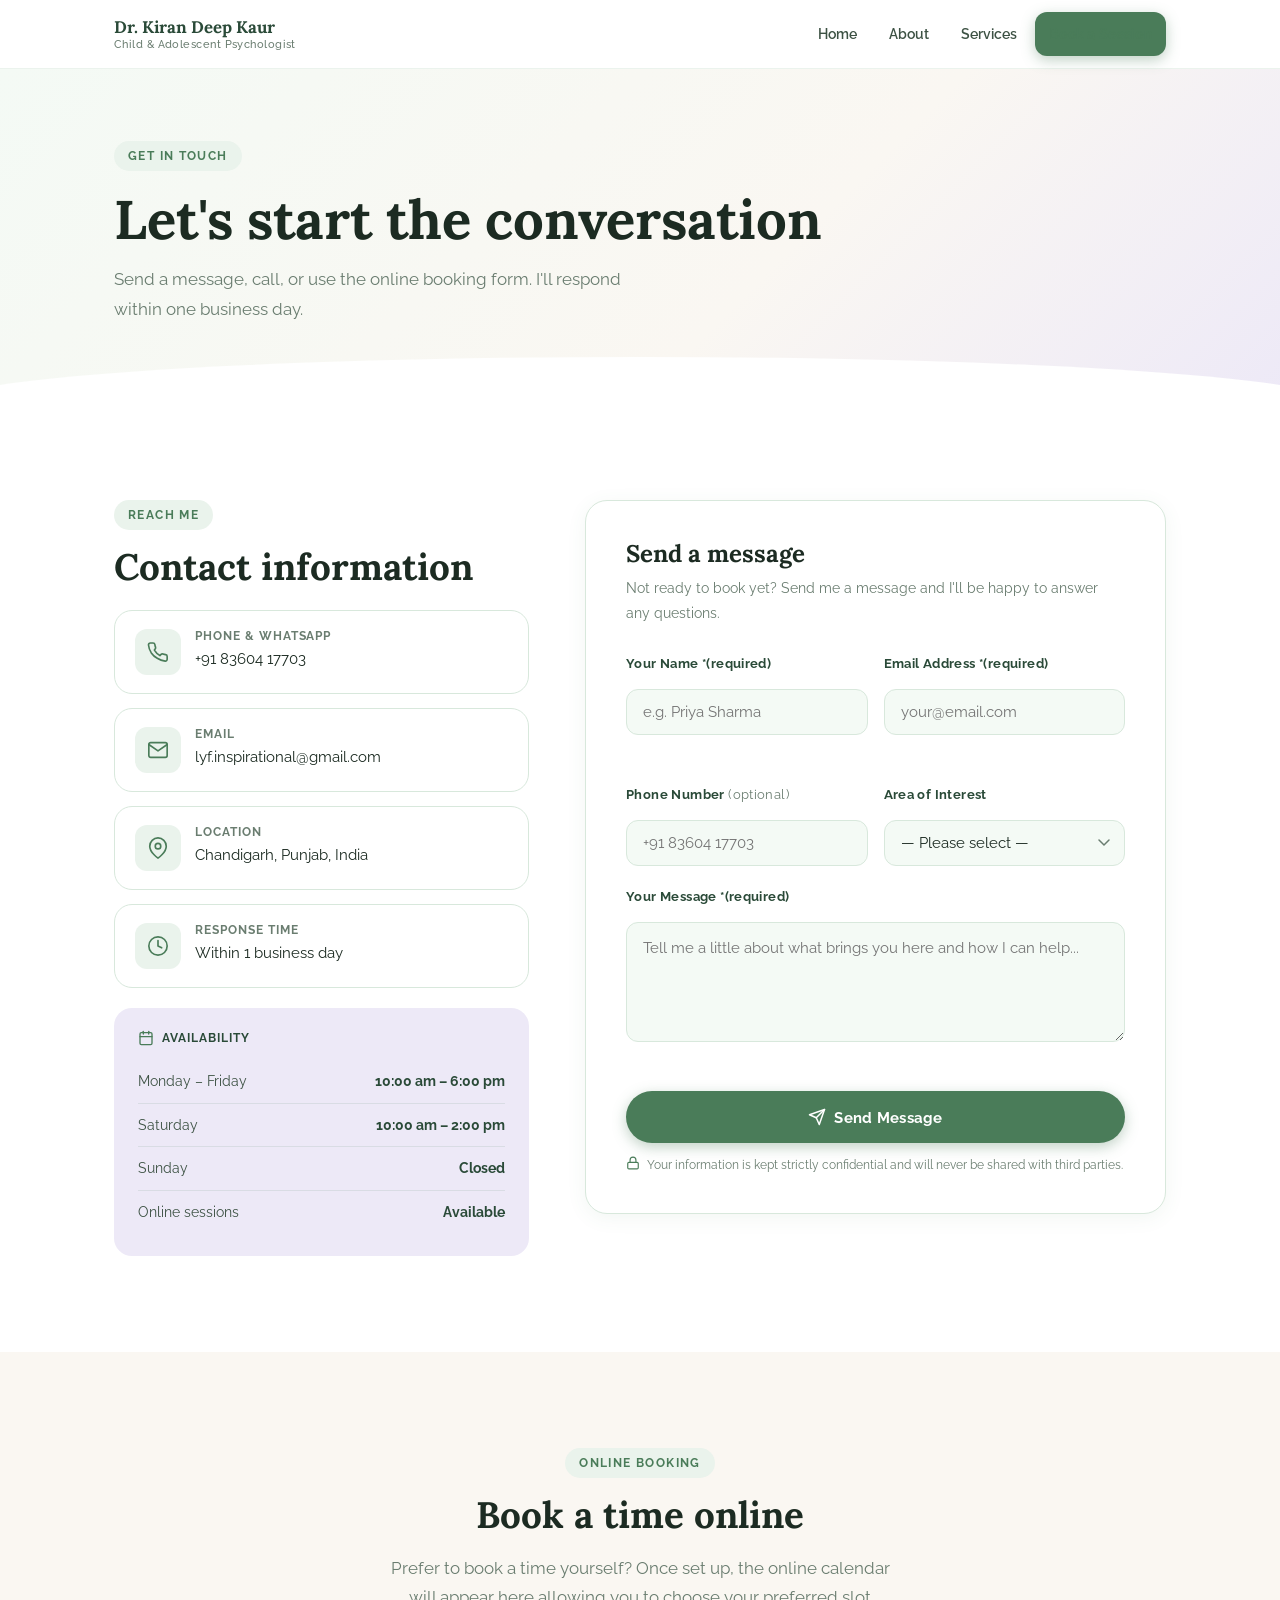
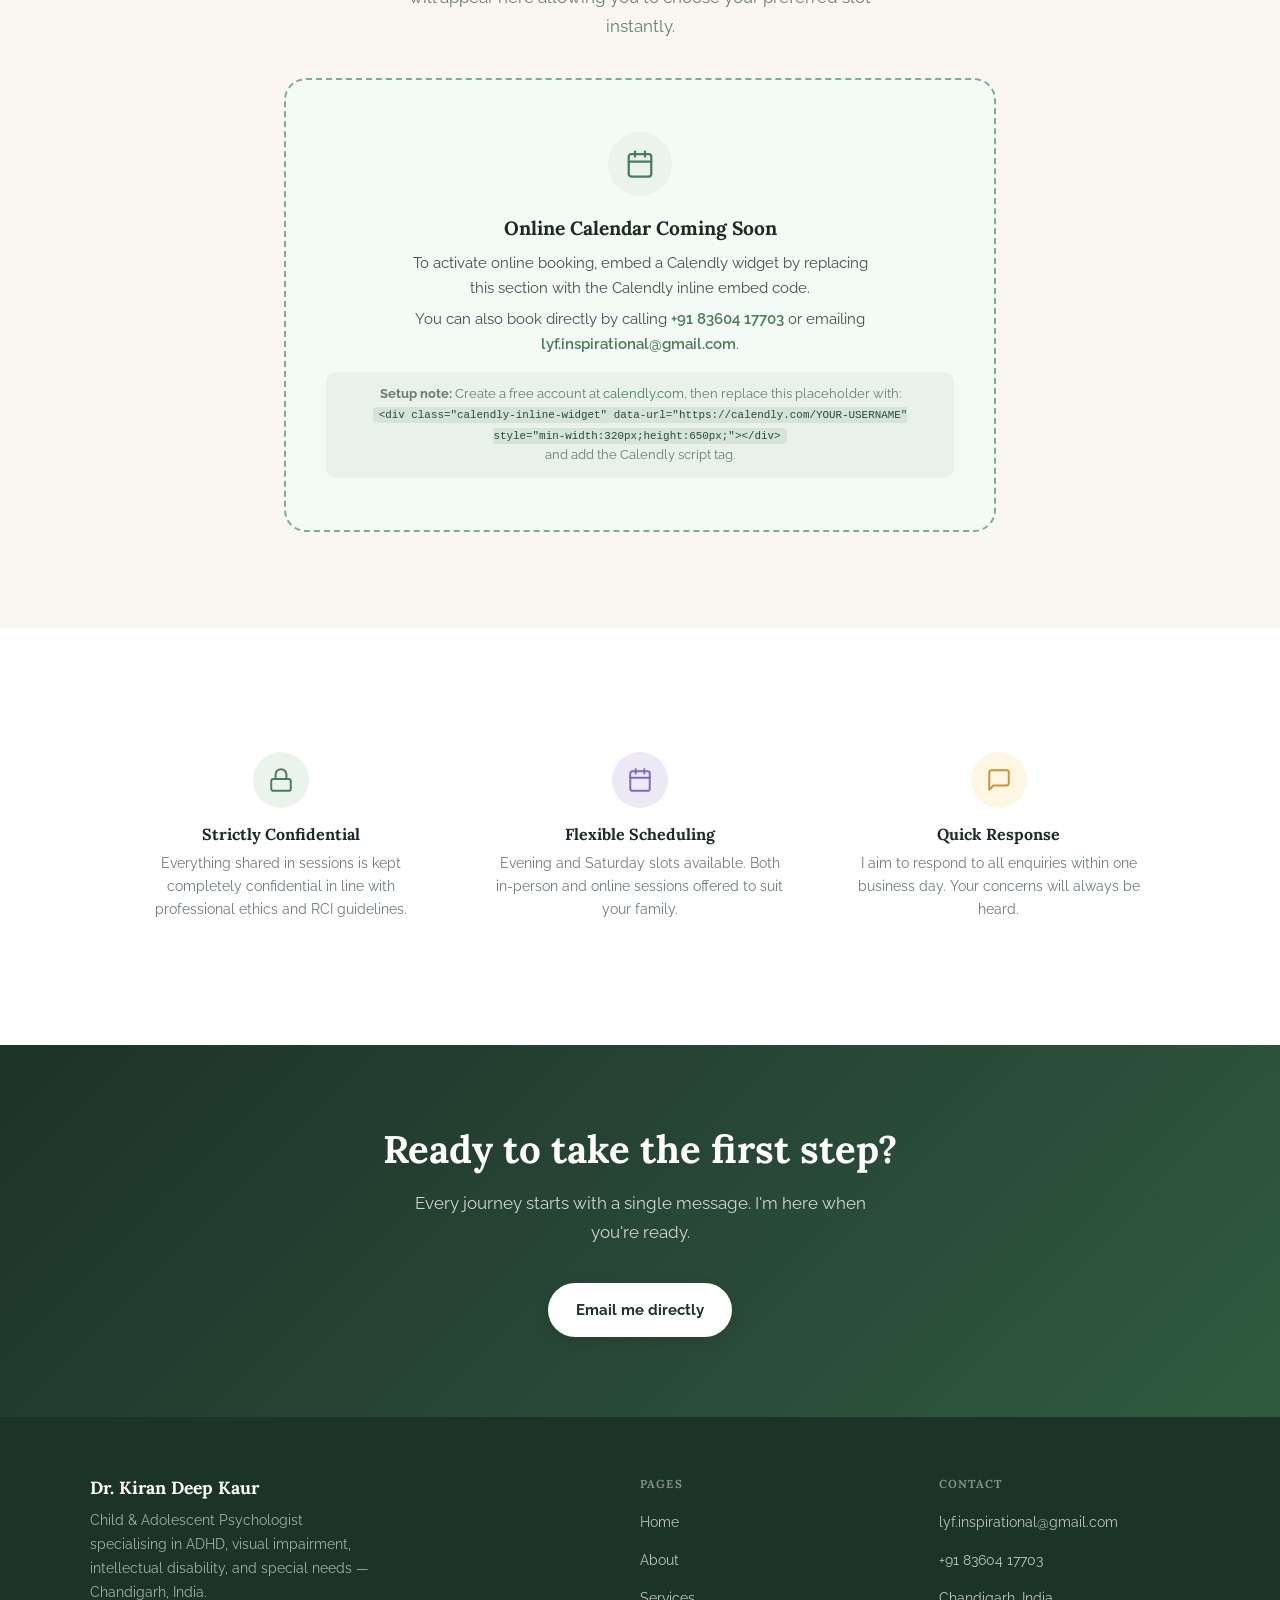
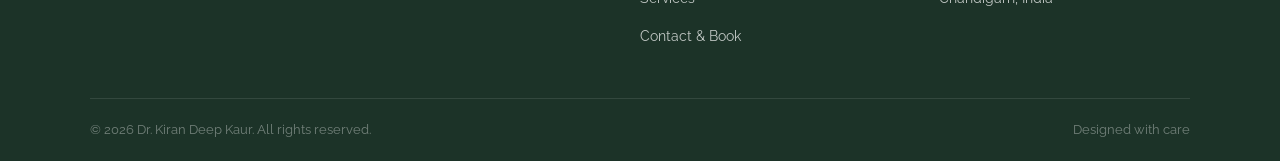
<file: contact.html>
<!DOCTYPE html>
<html lang="en">
<head>
  <meta charset="UTF-8" />
  <meta name="viewport" content="width=device-width, initial-scale=1.0" />
  <title>Contact &amp; Book — Dr. Kiran Deep Kaur | Child Psychologist</title>
  <meta name="description" content="Book a session with Dr. Kiran Deep Kaur in Chandigarh. Send a message, call, or use the online booking form. Free 20-minute initial consultation available." />
  <link rel="preconnect" href="https://fonts.googleapis.com" />
  <link rel="preconnect" href="https://fonts.gstatic.com" crossorigin />
  <link href="https://fonts.googleapis.com/css2?family=Lora:ital,wght@0,400;0,600;0,700;1,400;1,600&family=Raleway:wght@300;400;500;600;700&display=swap" rel="stylesheet" />
  <link rel="stylesheet" href="css/style.css" />
  <style>
    /* ===================== CONTACT PAGE STYLES ===================== */

    /* --- Contact Grid --- */
    .contact-grid {
      display: grid;
      grid-template-columns: 5fr 7fr;
      gap: 56px;
      align-items: start;
    }

    /* --- Contact Info Cards --- */
    .contact-info-cards {
      display: flex;
      flex-direction: column;
      gap: 14px;
    }
    .ci-card {
      display: flex;
      gap: 14px;
      align-items: flex-start;
      padding: 18px 20px;
      background: #fff;
      border-radius: 18px;
      border: 1px solid var(--border);
      transition: border-color 0.2s, box-shadow 0.2s;
    }
    .ci-card:hover {
      border-color: var(--sage-mid);
      box-shadow: 0 6px 20px rgba(74,124,89,0.1);
    }
    .ci-icon-wrap {
      width: 46px; height: 46px; min-width: 46px;
      background: var(--sage-light);
      border-radius: 12px;
      display: flex; align-items: center; justify-content: center;
      color: var(--sage);
    }
    .ci-card h4 {
      font-family: 'Raleway', sans-serif;
      font-size: 0.75rem;
      font-weight: 700;
      text-transform: uppercase;
      letter-spacing: 0.08em;
      color: var(--text-muted);
      margin-bottom: 4px;
    }
    .ci-card p {
      font-size: 0.95rem;
      color: var(--text-dark);
      margin: 0;
      line-height: 1.5;
    }
    .ci-card a {
      color: var(--text-dark);
      text-decoration: none;
      transition: color 0.2s;
    }
    .ci-card a:hover { color: var(--sage); }

    /* --- Availability Table --- */
    .avail-box {
      background: var(--lavender);
      border-radius: 18px;
      padding: 22px 24px;
      margin-top: 20px;
    }
    .avail-box h4 {
      font-family: 'Raleway', sans-serif;
      font-size: 0.78rem;
      font-weight: 700;
      text-transform: uppercase;
      letter-spacing: 0.08em;
      color: var(--sage-dark);
      margin-bottom: 14px;
      display: flex;
      align-items: center;
      gap: 8px;
    }
    .avail-box h4 svg { color: var(--sage); }
    .avail-table {
      width: 100%;
      border-collapse: collapse;
    }
    .avail-table tr {
      border-bottom: 1px solid rgba(74,124,89,0.12);
    }
    .avail-table tr:last-child { border-bottom: none; }
    .avail-table td {
      padding: 9px 0;
      font-size: 0.88rem;
      color: var(--text-body);
    }
    .avail-table td:last-child {
      text-align: right;
      font-weight: 700;
      color: var(--sage-dark);
      font-family: 'Raleway', sans-serif;
    }

    /* --- Contact Form --- */
    .form-card {
      background: #fff;
      border-radius: 22px;
      border: 1px solid var(--border);
      padding: 38px 40px;
      box-shadow: 0 4px 20px rgba(74,124,89,0.07);
    }
    .form-card-header {
      margin-bottom: 28px;
    }
    .form-card-header h2 {
      font-size: 1.5rem;
      color: var(--text-dark);
      margin-bottom: 6px;
    }
    .form-card-header p {
      font-size: 0.9rem;
      color: var(--text-muted);
      margin: 0;
    }

    .form-group {
      margin-bottom: 20px;
    }
    .form-group label {
      display: block;
      font-family: 'Raleway', sans-serif;
      font-size: 0.82rem;
      font-weight: 700;
      color: var(--sage-dark);
      margin-bottom: 7px;
      letter-spacing: 0.03em;
    }
    .form-group input,
    .form-group select,
    .form-group textarea {
      width: 100%;
      padding: 13px 16px;
      border: 1.5px solid var(--border);
      border-radius: 12px;
      font-family: 'Raleway', sans-serif;
      font-size: 0.95rem;
      color: var(--text-dark);
      background: var(--sage-pale);
      transition: border-color 0.2s, box-shadow 0.2s;
      outline: none;
      box-sizing: border-box;
      min-height: 44px;
    }
    .form-group input:focus,
    .form-group select:focus,
    .form-group textarea:focus {
      border-color: var(--sage);
      box-shadow: 0 0 0 3px rgba(74,124,89,0.15);
      background: #fff;
    }
    .form-group input:focus-visible,
    .form-group select:focus-visible,
    .form-group textarea:focus-visible {
      outline: 3px solid var(--sage);
      outline-offset: 2px;
    }
    .form-group input.input-error,
    .form-group textarea.input-error {
      border-color: #C0392B;
    }
    .form-group textarea {
      resize: vertical;
      min-height: 120px;
    }
    .form-group select {
      appearance: none;
      background-image: url("data:image/svg+xml,%3Csvg xmlns='http://www.w3.org/2000/svg' width='12' height='8' viewBox='0 0 12 8'%3E%3Cpath d='M1 1l5 5 5-5' stroke='%236A7D70' fill='none' stroke-width='1.5' stroke-linecap='round'/%3E%3C/svg%3E");
      background-repeat: no-repeat;
      background-position: right 14px center;
      padding-right: 38px;
      background-color: var(--sage-pale);
    }
    .form-row {
      display: grid;
      grid-template-columns: 1fr 1fr;
      gap: 16px;
    }
    .form-error {
      display: block;
      font-size: 0.78rem;
      color: #C0392B;
      margin-top: 5px;
      font-family: 'Raleway', sans-serif;
    }
    #formSuccess {
      display: none;
      background: var(--sage-light);
      border: 1px solid var(--sage-mid);
      border-radius: 12px;
      padding: 14px 18px;
      font-size: 0.9rem;
      color: var(--sage-deep);
      margin-bottom: 20px;
      font-family: 'Raleway', sans-serif;
    }
    .form-submit-btn {
      width: 100%;
      display: flex;
      align-items: center;
      justify-content: center;
      gap: 8px;
      min-height: 52px;
      margin-top: 4px;
    }
    .form-note {
      font-size: 0.78rem;
      color: var(--text-muted);
      margin-top: 12px;
      line-height: 1.6;
      display: flex;
      gap: 7px;
      align-items: flex-start;
    }
    .form-note svg { color: var(--sage); flex-shrink: 0; margin-top: 1px; }

    /* --- Calendly Placeholder --- */
    .calendly-placeholder {
      background: var(--sage-pale);
      border: 2px dashed var(--sage-mid);
      border-radius: 22px;
      padding: 52px 40px;
      text-align: center;
    }
    .calendly-placeholder .cal-icon {
      width: 64px; height: 64px;
      background: var(--sage-light);
      border-radius: 50%;
      display: flex; align-items: center; justify-content: center;
      color: var(--sage);
      margin: 0 auto 20px;
    }
    .calendly-placeholder h3 {
      font-size: 1.2rem;
      color: var(--text-dark);
      margin-bottom: 10px;
    }
    .calendly-placeholder p {
      font-size: 0.92rem;
      color: var(--text-body);
      line-height: 1.7;
      max-width: 460px;
      margin: 0 auto 6px;
    }
    .calendly-placeholder .setup-note {
      font-size: 0.8rem;
      color: var(--text-muted);
      margin-top: 16px;
      padding: 12px 16px;
      background: rgba(74,124,89,0.07);
      border-radius: 10px;
      line-height: 1.6;
    }
    .calendly-placeholder .setup-note code {
      font-family: monospace;
      background: rgba(74,124,89,0.12);
      padding: 2px 6px;
      border-radius: 4px;
      font-size: 0.85em;
      color: var(--sage-dark);
    }

    /* --- Reassurance Strip --- */
    .reassurance-grid {
      display: grid;
      grid-template-columns: repeat(3, 1fr);
      gap: 24px;
      text-align: center;
    }
    .reassurance-item {
      padding: 28px 20px;
    }
    .r-icon-wrap {
      width: 56px; height: 56px;
      border-radius: 50%;
      display: flex; align-items: center; justify-content: center;
      margin: 0 auto 16px;
    }
    .r-icon-wrap.sage-bg  { background: var(--sage-light); color: var(--sage); }
    .r-icon-wrap.lav-bg   { background: var(--lavender); color: #7B6DB8; }
    .r-icon-wrap.gold-bg  { background: var(--gold-light); color: var(--gold); }
    .reassurance-item h4 {
      font-size: 1rem;
      color: var(--text-dark);
      margin-bottom: 8px;
    }
    .reassurance-item p {
      font-size: 0.88rem;
      color: var(--text-muted);
      line-height: 1.65;
      margin: 0;
    }

    /* --- CTA Banner --- */
    .cta-banner {
      background: linear-gradient(135deg, var(--sage-deep) 0%, var(--sage-dark) 60%, #2E5C3E 100%);
      padding: 80px 24px;
      text-align: center;
    }
    .cta-banner h2 {
      color: #fff;
      font-size: clamp(1.85rem, 3vw, 2.5rem);
      margin-bottom: 16px;
    }
    .cta-banner p {
      color: rgba(255,255,255,0.78);
      font-size: 1.05rem;
      max-width: 500px;
      margin: 0 auto 36px;
      line-height: 1.7;
    }
    .btn-white {
      display: inline-flex;
      align-items: center;
      gap: 8px;
      padding: 14px 28px;
      border-radius: 50px;
      font-family: 'Raleway', sans-serif;
      font-size: 0.95rem;
      font-weight: 700;
      background: #fff;
      color: var(--sage-deep);
      text-decoration: none;
      transition: background 0.2s, transform 0.2s;
      min-height: 44px;
    }
    .btn-white:hover { background: var(--sage-pale); transform: translateY(-2px); }

    /* --- Responsive --- */
    @media (max-width: 900px) {
      .contact-grid { grid-template-columns: 1fr; }
      .reassurance-grid { grid-template-columns: 1fr 1fr; }
    }
    @media (max-width: 600px) {
      .form-card { padding: 28px 22px; }
      .form-row { grid-template-columns: 1fr; }
      .reassurance-grid { grid-template-columns: 1fr; }
    }
    @media (prefers-reduced-motion: reduce) {
      .reveal, .reveal-delay-1 {
        opacity: 1 !important;
        transform: none !important;
        transition: none !important;
      }
    }
  </style>
</head>
<body>

  <!-- ===================== NAVBAR ===================== -->
  <nav class="navbar" role="navigation" aria-label="Main navigation">
    <div class="nav-inner">
      <a href="index.html" class="nav-logo">
        Dr. Kiran Deep Kaur
        <span>Child &amp; Adolescent Psychologist</span>
      </a>
      <button class="nav-toggle" aria-label="Toggle navigation menu" aria-expanded="false">
        <span></span><span></span><span></span>
      </button>
      <ul class="nav-links" role="list">
        <li><a href="index.html">Home</a></li>
        <li><a href="about.html">About</a></li>
        <li><a href="services.html">Services</a></li>
        <li><a href="contact.html" class="btn btn-primary active">Book a Session</a></li>
      </ul>
    </div>
  </nav>

  <!-- ===================== PAGE HERO ===================== -->
  <div class="page-hero">
    <div class="container">
      <span class="section-label">Get in touch</span>
      <h1>Let's start the conversation</h1>
      <p class="section-subtitle">Send a message, call, or use the online booking form. I'll respond within one business day.</p>
    </div>
  </div>

  <!-- ===================== CONTACT GRID ===================== -->
  <section class="section" aria-labelledby="contact-heading">
    <div class="container">
      <div class="contact-grid">

        <!-- LEFT: Info + Availability -->
        <div class="reveal">
          <span class="section-label">Reach me</span>
          <h2 class="section-title" id="contact-heading" style="margin-bottom:20px;">Contact information</h2>

          <div class="contact-info-cards">
            <div class="ci-card">
              <div class="ci-icon-wrap" aria-hidden="true">
                <svg width="22" height="22" viewBox="0 0 24 24" fill="none" stroke="currentColor" stroke-width="1.8" stroke-linecap="round" stroke-linejoin="round" aria-hidden="true"><path d="M22 16.92v3a2 2 0 0 1-2.18 2 19.79 19.79 0 0 1-8.63-3.07A19.5 19.5 0 0 1 4.69 13a19.79 19.79 0 0 1-3.07-8.67A2 2 0 0 1 3.6 2.18h3a2 2 0 0 1 2 1.72c.127.96.362 1.903.7 2.81a2 2 0 0 1-.45 2.11L8.09 9.91a16 16 0 0 0 6 6l1.27-1.27a2 2 0 0 1 2.11-.45c.907.338 1.85.573 2.81.7A2 2 0 0 1 22 16.92z"/></svg>
              </div>
              <div>
                <h4>Phone &amp; WhatsApp</h4>
                <p><a href="tel:+918360417703">+91 83604 17703</a></p>
              </div>
            </div>
            <div class="ci-card">
              <div class="ci-icon-wrap" aria-hidden="true">
                <svg width="22" height="22" viewBox="0 0 24 24" fill="none" stroke="currentColor" stroke-width="1.8" stroke-linecap="round" stroke-linejoin="round" aria-hidden="true"><path d="M4 4h16c1.1 0 2 .9 2 2v12c0 1.1-.9 2-2 2H4c-1.1 0-2-.9-2-2V6c0-1.1.9-2 2-2z"/><polyline points="22,6 12,13 2,6"/></svg>
              </div>
              <div>
                <h4>Email</h4>
                <p><a href="mailto:lyf.inspirational@gmail.com">lyf.inspirational@gmail.com</a></p>
              </div>
            </div>
            <div class="ci-card">
              <div class="ci-icon-wrap" aria-hidden="true">
                <svg width="22" height="22" viewBox="0 0 24 24" fill="none" stroke="currentColor" stroke-width="1.8" stroke-linecap="round" stroke-linejoin="round" aria-hidden="true"><path d="M21 10c0 7-9 13-9 13s-9-6-9-13a9 9 0 0 1 18 0z"/><circle cx="12" cy="10" r="3"/></svg>
              </div>
              <div>
                <h4>Location</h4>
                <p>Chandigarh, Punjab, India</p>
              </div>
            </div>
            <div class="ci-card">
              <div class="ci-icon-wrap" aria-hidden="true">
                <svg width="22" height="22" viewBox="0 0 24 24" fill="none" stroke="currentColor" stroke-width="1.8" stroke-linecap="round" stroke-linejoin="round" aria-hidden="true"><circle cx="12" cy="12" r="10"/><polyline points="12 6 12 12 16 14"/></svg>
              </div>
              <div>
                <h4>Response Time</h4>
                <p>Within 1 business day</p>
              </div>
            </div>
          </div>

          <!-- Availability -->
          <div class="avail-box" aria-label="Availability schedule">
            <h4>
              <svg width="16" height="16" viewBox="0 0 24 24" fill="none" stroke="currentColor" stroke-width="2" stroke-linecap="round" stroke-linejoin="round" aria-hidden="true"><rect x="3" y="4" width="18" height="18" rx="2" ry="2"/><line x1="16" y1="2" x2="16" y2="6"/><line x1="8" y1="2" x2="8" y2="6"/><line x1="3" y1="10" x2="21" y2="10"/></svg>
              Availability
            </h4>
            <table class="avail-table">
              <tbody>
                <tr>
                  <td>Monday – Friday</td>
                  <td>10:00 am – 6:00 pm</td>
                </tr>
                <tr>
                  <td>Saturday</td>
                  <td>10:00 am – 2:00 pm</td>
                </tr>
                <tr>
                  <td>Sunday</td>
                  <td>Closed</td>
                </tr>
                <tr>
                  <td>Online sessions</td>
                  <td>Available</td>
                </tr>
              </tbody>
            </table>
          </div>
        </div>

        <!-- RIGHT: Contact Form -->
        <div class="reveal reveal-delay-1">
          <div class="form-card">
            <div class="form-card-header">
              <h2>Send a message</h2>
              <p>Not ready to book yet? Send me a message and I'll be happy to answer any questions.</p>
            </div>

            <div id="formSuccess" role="alert" aria-live="polite">
              Thank you for your message — I'll be in touch soon.
            </div>

            <form id="contactForm" action="#" method="POST" novalidate>
              <div class="form-row">
                <div class="form-group">
                  <label for="name">Your Name <span aria-hidden="true">*</span><span class="sr-only">(required)</span></label>
                  <input
                    type="text"
                    id="name"
                    name="name"
                    placeholder="e.g. Priya Sharma"
                    autocomplete="name"
                    aria-required="true"
                  />
                  <span class="form-error" aria-live="polite"></span>
                </div>
                <div class="form-group">
                  <label for="email">Email Address <span aria-hidden="true">*</span><span class="sr-only">(required)</span></label>
                  <input
                    type="email"
                    id="email"
                    name="email"
                    placeholder="your@email.com"
                    autocomplete="email"
                    aria-required="true"
                  />
                  <span class="form-error" aria-live="polite"></span>
                </div>
              </div>

              <div class="form-row">
                <div class="form-group">
                  <label for="phone">Phone Number <span style="font-weight:400; color:var(--text-muted);">(optional)</span></label>
                  <input
                    type="tel"
                    id="phone"
                    name="phone"
                    placeholder="+91 83604 17703"
                    autocomplete="tel"
                  />
                </div>
                <div class="form-group">
                  <label for="service">Area of Interest</label>
                  <select id="service" name="service" aria-label="Select service area of interest">
                    <option value="">— Please select —</option>
                    <option value="child-adolescent">Child &amp; Adolescent Psychology</option>
                    <option value="visual-impairment">Visual Impairment Support</option>
                    <option value="adhd">ADHD Assessment &amp; Support</option>
                    <option value="intellectual-disability">Intellectual Disability</option>
                    <option value="other">Not sure / Other</option>
                  </select>
                </div>
              </div>

              <div class="form-group">
                <label for="message">Your Message <span aria-hidden="true">*</span><span class="sr-only">(required)</span></label>
                <textarea
                  id="message"
                  name="message"
                  placeholder="Tell me a little about what brings you here and how I can help..."
                  aria-required="true"
                ></textarea>
                <span class="form-error" aria-live="polite"></span>
              </div>

              <button type="submit" class="btn btn-primary form-submit-btn">
                <svg width="18" height="18" viewBox="0 0 24 24" fill="none" stroke="currentColor" stroke-width="2" stroke-linecap="round" stroke-linejoin="round" aria-hidden="true"><line x1="22" y1="2" x2="11" y2="13"/><polygon points="22 2 15 22 11 13 2 9 22 2"/></svg>
                Send Message
              </button>

              <p class="form-note">
                <svg width="14" height="14" viewBox="0 0 24 24" fill="none" stroke="currentColor" stroke-width="2" stroke-linecap="round" stroke-linejoin="round" aria-hidden="true"><rect x="3" y="11" width="18" height="11" rx="2" ry="2"/><path d="M7 11V7a5 5 0 0 1 10 0v4"/></svg>
                Your information is kept strictly confidential and will never be shared with third parties.
              </p>
            </form>
          </div>
        </div>

      </div>
    </div>
  </section>

  <!-- ===================== CALENDLY PLACEHOLDER ===================== -->
  <section class="section section-alt" aria-labelledby="booking-heading">
    <div class="container" style="max-width:760px;">
      <div style="text-align:center; margin-bottom:36px;">
        <span class="section-label reveal">Online booking</span>
        <h2 class="section-title reveal reveal-delay-1" id="booking-heading">Book a time online</h2>
        <p class="section-subtitle reveal reveal-delay-1" style="max-width:500px; margin:0 auto;">
          Prefer to book a time yourself? Once set up, the online calendar will appear here allowing you to choose your preferred slot instantly.
        </p>
      </div>
      <div class="calendly-placeholder reveal">
        <div class="cal-icon" aria-hidden="true">
          <svg width="30" height="30" viewBox="0 0 24 24" fill="none" stroke="currentColor" stroke-width="1.8" stroke-linecap="round" stroke-linejoin="round" aria-hidden="true"><rect x="3" y="4" width="18" height="18" rx="2" ry="2"/><line x1="16" y1="2" x2="16" y2="6"/><line x1="8" y1="2" x2="8" y2="6"/><line x1="3" y1="10" x2="21" y2="10"/></svg>
        </div>
        <h3>Online Calendar Coming Soon</h3>
        <p>To activate online booking, embed a Calendly widget by replacing this section with the Calendly inline embed code.</p>
        <p>You can also book directly by calling <a href="tel:+918360417703" style="color:var(--sage); font-weight:600;">+91 83604 17703</a> or emailing <a href="mailto:lyf.inspirational@gmail.com" style="color:var(--sage); font-weight:600;">lyf.inspirational@gmail.com</a>.</p>
        <div class="setup-note">
          <strong>Setup note:</strong> Create a free account at <a href="https://calendly.com" target="_blank" rel="noopener noreferrer" style="color:var(--sage);">calendly.com</a>, then replace this placeholder with:<br>
          <code>&lt;div class="calendly-inline-widget" data-url="https://calendly.com/YOUR-USERNAME" style="min-width:320px;height:650px;"&gt;&lt;/div&gt;</code><br>
          and add the Calendly script tag.
        </div>
      </div>
    </div>
  </section>

  <!-- ===================== REASSURANCE STRIP ===================== -->
  <section class="section" aria-label="Why contact us">
    <div class="container">
      <div class="reassurance-grid">
        <div class="reassurance-item reveal">
          <div class="r-icon-wrap sage-bg" aria-hidden="true">
            <svg width="26" height="26" viewBox="0 0 24 24" fill="none" stroke="currentColor" stroke-width="1.8" stroke-linecap="round" stroke-linejoin="round" aria-hidden="true"><rect x="3" y="11" width="18" height="11" rx="2" ry="2"/><path d="M7 11V7a5 5 0 0 1 10 0v4"/></svg>
          </div>
          <h4>Strictly Confidential</h4>
          <p>Everything shared in sessions is kept completely confidential in line with professional ethics and RCI guidelines.</p>
        </div>
        <div class="reassurance-item reveal reveal-delay-1">
          <div class="r-icon-wrap lav-bg" aria-hidden="true">
            <svg width="26" height="26" viewBox="0 0 24 24" fill="none" stroke="currentColor" stroke-width="1.8" stroke-linecap="round" stroke-linejoin="round" aria-hidden="true"><rect x="3" y="4" width="18" height="18" rx="2" ry="2"/><line x1="16" y1="2" x2="16" y2="6"/><line x1="8" y1="2" x2="8" y2="6"/><line x1="3" y1="10" x2="21" y2="10"/></svg>
          </div>
          <h4>Flexible Scheduling</h4>
          <p>Evening and Saturday slots available. Both in-person and online sessions offered to suit your family.</p>
        </div>
        <div class="reassurance-item reveal reveal-delay-1">
          <div class="r-icon-wrap gold-bg" aria-hidden="true">
            <svg width="26" height="26" viewBox="0 0 24 24" fill="none" stroke="currentColor" stroke-width="1.8" stroke-linecap="round" stroke-linejoin="round" aria-hidden="true"><path d="M21 15a2 2 0 0 1-2 2H7l-4 4V5a2 2 0 0 1 2-2h14a2 2 0 0 1 2 2z"/></svg>
          </div>
          <h4>Quick Response</h4>
          <p>I aim to respond to all enquiries within one business day. Your concerns will always be heard.</p>
        </div>
      </div>
    </div>
  </section>

  <!-- ===================== CTA BANNER ===================== -->
  <section class="cta-banner" aria-labelledby="contact-cta-heading">
    <h2 class="reveal" id="contact-cta-heading">Ready to take the first step?</h2>
    <p class="reveal reveal-delay-1">Every journey starts with a single message. I'm here when you're ready.</p>
    <a href="mailto:lyf.inspirational@gmail.com" class="btn-white reveal reveal-delay-1">Email me directly</a>
  </section>

  <!-- ===================== FOOTER ===================== -->
  <footer>
    <div class="footer-inner">
      <div class="footer-brand">
        <h3>Dr. Kiran Deep Kaur</h3>
        <p>Child &amp; Adolescent Psychologist specialising in ADHD, visual impairment, intellectual disability, and special needs — Chandigarh, India.</p>
      </div>
      <div class="footer-col">
        <h4>Pages</h4>
        <ul>
          <li><a href="index.html">Home</a></li>
          <li><a href="about.html">About</a></li>
          <li><a href="services.html">Services</a></li>
          <li><a href="contact.html">Contact &amp; Book</a></li>
        </ul>
      </div>
      <div class="footer-col">
        <h4>Contact</h4>
        <ul>
          <li><a href="mailto:lyf.inspirational@gmail.com">lyf.inspirational@gmail.com</a></li>
          <li><a href="tel:+918360417703">+91 83604 17703</a></li>
          <li><a href="contact.html">Chandigarh, India</a></li>
        </ul>
      </div>
    </div>
    <div class="footer-bottom">
      <span>&#169; 2026 Dr. Kiran Deep Kaur. All rights reserved.</span>
      <span>Designed with care</span>
    </div>
  </footer>

  <script src="js/script.js"></script>
</body>
</html>
</file>
<file: css/style.css>
/* ============================================================
   DR. KIRAN DEEP KAUR — Psychologist Website v2
   Design System: Organic Biophilic + Trust & Authority
   Fonts: Lora (headings) + Raleway (body) — "Wellness Calm"
   Skill: UI UX Pro Max v2 applied
   WCAG AAA | 44px touch targets | SVG icons | Reduced motion
   ============================================================ */

/* ---------- Design Tokens ---------- */
:root {
  --sage:        #4A7C59;
  --sage-dark:   #2A4A38;
  --sage-deep:   #1C3328;
  --sage-mid:    #7AAF8A;
  --sage-light:  #EAF3EC;
  --sage-pale:   #F4FAF5;
  --cream:       #FAF7F2;
  --warm-white:  #FFFFFF;
  --lavender:    #EDE9F7;
  --lavender-mid:#C4BAE8;
  --gold:        #C8933A;
  --gold-light:  #FDF6E3;

  --text-dark:   #1C2B22;
  --text-body:   #3D5244;
  --text-muted:  #6A7D70;
  --text-light:  #9AB0A0;

  --border:      #D8E8DC;
  --border-light:#EBF3ED;

  --shadow-xs:   0 1px 4px rgba(42,74,56,0.06);
  --shadow-sm:   0 2px 10px rgba(42,74,56,0.08);
  --shadow-md:   0 8px 28px rgba(42,74,56,0.11);
  --shadow-lg:   0 16px 48px rgba(42,74,56,0.15);
  --shadow-xl:   0 24px 64px rgba(42,74,56,0.18);

  --r-xs:  8px;
  --r-sm:  12px;
  --r-md:  18px;
  --r-lg:  24px;
  --r-xl:  32px;
  --r-full:9999px;

  --section-pad: 96px 24px;
  --container:   1100px;
  --ease:        cubic-bezier(0.4, 0, 0.2, 1);
}

/* ---------- Reset ---------- */
*, *::before, *::after { box-sizing: border-box; margin: 0; padding: 0; }
html { font-size: 16px; scroll-behavior: smooth; -webkit-text-size-adjust: 100%; }
body {
  font-family: 'Raleway', sans-serif;
  font-size: 1rem;
  line-height: 1.75;
  color: var(--text-body);
  background: var(--warm-white);
  -webkit-font-smoothing: antialiased;
}
@media (prefers-reduced-motion: reduce) {
  *, *::before, *::after { animation-duration: 0.01ms !important; transition-duration: 0.01ms !important; }
}
img { max-width: 100%; height: auto; display: block; }
a   { color: inherit; text-decoration: none; }
ul  { list-style: none; }
button { font-family: inherit; cursor: pointer; border: none; background: none; }

/* ---------- Typography ---------- */
h1, h2, h3, h4 {
  font-family: 'Lora', serif;
  font-weight: 700;
  color: var(--text-dark);
  line-height: 1.25;
}
h1 { font-size: clamp(2.2rem, 4.5vw, 3.4rem); }
h2 { font-size: clamp(1.7rem, 3vw, 2.4rem); }
h3 { font-size: 1.2rem; }
h4 { font-size: 0.95rem; }
p  { line-height: 1.75; color: var(--text-body); }

/* ---------- Layout ---------- */
.container     { max-width: var(--container); margin: 0 auto; padding: 0 24px; }
.section       { padding: var(--section-pad); }
.section-alt   { background: var(--cream); padding: var(--section-pad); }
.section-sage  { background: var(--sage-pale); padding: var(--section-pad); }

.section-label {
  display: inline-block;
  font-size: 0.72rem;
  font-weight: 700;
  letter-spacing: 0.12em;
  text-transform: uppercase;
  color: var(--sage);
  background: var(--sage-light);
  padding: 5px 14px;
  border-radius: var(--r-full);
  margin-bottom: 14px;
}
.section-title    { font-size: clamp(1.7rem, 3vw, 2.3rem); margin-bottom: 16px; }
.section-subtitle { font-size: 1.05rem; color: var(--text-muted); max-width: 580px; line-height: 1.75; }

/* ---------- Buttons — 44px min touch target ---------- */
.btn {
  display: inline-flex; align-items: center; gap: 8px;
  padding: 13px 28px;
  border-radius: var(--r-full);
  font-family: 'Raleway', sans-serif;
  font-size: 0.92rem; font-weight: 700; letter-spacing: 0.02em;
  transition: all 250ms var(--ease);
  cursor: pointer; min-height: 44px; white-space: nowrap;
}
.btn:focus-visible { outline: 3px solid var(--sage); outline-offset: 3px; }
.btn-primary {
  background: var(--sage); color: white;
  box-shadow: 0 4px 14px rgba(74,124,89,0.35);
}
.btn-primary:hover { background: var(--sage-dark); transform: translateY(-2px); box-shadow: 0 6px 20px rgba(74,124,89,0.40); }
.btn-outline {
  background: transparent; color: var(--sage-dark);
  border: 2px solid var(--border);
}
.btn-outline:hover { border-color: var(--sage); color: var(--sage); background: var(--sage-light); transform: translateY(-2px); }
.btn-white { background: white; color: var(--sage-dark); box-shadow: 0 4px 14px rgba(0,0,0,0.12); }
.btn-white:hover { background: var(--sage-light); transform: translateY(-2px); }

/* ---------- Navbar ---------- */
.navbar {
  position: sticky; top: 0; z-index: 100;
  background: rgba(255,255,255,0.93);
  backdrop-filter: blur(16px); -webkit-backdrop-filter: blur(16px);
  border-bottom: 1px solid var(--border-light);
  transition: box-shadow 250ms var(--ease);
}
.navbar.scrolled { box-shadow: var(--shadow-sm); }
.nav-inner {
  max-width: var(--container); margin: 0 auto; padding: 0 24px;
  height: 68px; display: flex; align-items: center; justify-content: space-between; gap: 24px;
}
.nav-logo {
  display: flex; flex-direction: column; gap: 1px;
  font-family: 'Lora', serif; font-size: 1.05rem; font-weight: 700;
  color: var(--sage-dark); line-height: 1.2;
}
.nav-logo span {
  font-family: 'Raleway', sans-serif; font-size: 0.7rem; font-weight: 500;
  color: var(--text-muted); letter-spacing: 0.04em;
}
.nav-logo:focus-visible { outline: 3px solid var(--sage); outline-offset: 4px; border-radius: var(--r-xs); }
.nav-links { display: flex; align-items: center; gap: 4px; }
.nav-links a {
  font-size: 0.9rem; font-weight: 600; color: var(--text-body);
  padding: 8px 14px; border-radius: var(--r-sm);
  transition: color 150ms var(--ease), background 150ms var(--ease);
  min-height: 44px; display: flex; align-items: center;
}
.nav-links a:hover { color: var(--sage); background: var(--sage-light); }
.nav-links a.active { color: var(--sage); font-weight: 700; }
.nav-links a:focus-visible { outline: 3px solid var(--sage); outline-offset: 2px; }
.nav-toggle {
  display: none; flex-direction: column; gap: 5px; padding: 10px;
  border-radius: var(--r-sm); min-width: 44px; min-height: 44px;
  align-items: center; justify-content: center; cursor: pointer;
}
.nav-toggle span { display: block; width: 22px; height: 2px; background: var(--text-dark); border-radius: 2px; transition: all 250ms var(--ease); }
.nav-toggle:focus-visible { outline: 3px solid var(--sage); outline-offset: 2px; }
.nav-toggle.open span:nth-child(1) { transform: translateY(7px) rotate(45deg); }
.nav-toggle.open span:nth-child(2) { opacity: 0; }
.nav-toggle.open span:nth-child(3) { transform: translateY(-7px) rotate(-45deg); }

/* ---------- Page Hero (inner pages) ---------- */
.page-hero {
  background: linear-gradient(135deg, var(--sage-pale) 0%, var(--cream) 60%, var(--lavender) 100%);
  padding: 72px 24px 80px; position: relative; overflow: hidden;
}
.page-hero::after {
  content: ''; position: absolute; bottom: -1px; left: 0; right: 0;
  height: 48px; background: var(--warm-white);
  clip-path: ellipse(55% 100% at 50% 100%);
}
.page-hero h1 { margin-bottom: 12px; }
.page-hero p  { color: var(--text-muted); font-size: 1.05rem; max-width: 520px; }

/* ---------- Icon Wrappers ---------- */
.icon-wrap {
  display: inline-flex; align-items: center; justify-content: center;
  border-radius: var(--r-md); background: var(--sage-light); color: var(--sage-dark); flex-shrink: 0;
}
.icon-wrap svg { display: block; }
.icon-wrap-sm  { width: 40px; height: 40px; min-width: 40px; }
.icon-wrap-md  { width: 52px; height: 52px; min-width: 52px; }
.icon-wrap-lg  { width: 64px; height: 64px; min-width: 64px; }
.icon-wrap-lavender { background: var(--lavender); color: #5B4FA0; }
.icon-wrap-gold     { background: var(--gold-light); color: #8A6210; }
.icon-wrap-round    { border-radius: 50%; }

/* ---------- Cards ---------- */
.card {
  background: var(--warm-white); border-radius: var(--r-lg);
  border: 1px solid var(--border-light); box-shadow: var(--shadow-sm); padding: 32px;
  transition: box-shadow 250ms var(--ease), transform 250ms var(--ease);
}
.card:hover { box-shadow: var(--shadow-md); transform: translateY(-3px); }

/* ---------- Stat chip ---------- */
.stat-chip {
  text-align: center; padding: 20px 24px;
  background: white; border-radius: var(--r-lg);
  border: 1px solid var(--border-light); box-shadow: var(--shadow-xs);
}
.stat-chip .stat-num {
  font-family: 'Lora', serif; font-size: 2rem; font-weight: 700;
  color: var(--sage-dark); line-height: 1;
}
.stat-chip .stat-label { font-size: 0.8rem; color: var(--text-muted); margin-top: 4px; font-weight: 600; }

/* ---------- Form Elements ---------- */
.form-group { display: flex; flex-direction: column; gap: 6px; }
.form-group label { font-size: 0.88rem; font-weight: 600; color: var(--text-dark); }
.form-group input,
.form-group textarea,
.form-group select {
  font-family: 'Raleway', sans-serif; font-size: 0.95rem; color: var(--text-dark);
  background: var(--warm-white); border: 1.5px solid var(--border); border-radius: var(--r-md);
  padding: 12px 16px; min-height: 44px;
  transition: border-color 150ms var(--ease), box-shadow 150ms var(--ease); width: 100%;
}
.form-group input:focus,
.form-group textarea:focus,
.form-group select:focus {
  outline: none; border-color: var(--sage);
  box-shadow: 0 0 0 3px rgba(74,124,89,0.15);
}
.form-group textarea { resize: vertical; min-height: 120px; line-height: 1.6; }
.form-error { font-size: 0.82rem; color: #C0392B; font-weight: 500; min-height: 18px; }
.input-error { border-color: #C0392B !important; }
#formSuccess {
  display: none; background: var(--sage-light); border: 1.5px solid var(--sage-mid);
  color: var(--sage-dark); border-radius: var(--r-md); padding: 14px 18px;
  font-size: 0.92rem; font-weight: 600; margin-top: 12px;
}

/* ---------- Footer ---------- */
footer { background: var(--sage-deep); padding: 60px 24px 0; }
.footer-inner {
  max-width: var(--container); margin: 0 auto;
  display: grid; grid-template-columns: 2fr 1fr 1fr; gap: 48px;
  padding-bottom: 48px; border-bottom: 1px solid rgba(255,255,255,0.1);
}
.footer-brand h3 { font-family: 'Lora', serif; font-size: 1.1rem; color: white; margin-bottom: 10px; }
.footer-brand p  { font-size: 0.88rem; color: rgba(255,255,255,0.6); line-height: 1.7; max-width: 280px; }
.footer-col h4 {
  font-size: 0.72rem; font-weight: 700; text-transform: uppercase; letter-spacing: 0.1em;
  color: rgba(255,255,255,0.45); margin-bottom: 16px;
}
.footer-col ul li + li { margin-top: 10px; }
.footer-col a { font-size: 0.9rem; color: rgba(255,255,255,0.72); transition: color 150ms var(--ease); }
.footer-col a:hover { color: white; }
.footer-col a:focus-visible { outline: 2px solid var(--sage-mid); outline-offset: 2px; border-radius: 3px; }
.footer-bottom {
  max-width: var(--container); margin: 0 auto; padding: 20px 0;
  display: flex; align-items: center; justify-content: space-between;
  font-size: 0.8rem; color: rgba(255,255,255,0.38);
}

/* ---------- Scroll Reveal ---------- */
.reveal { opacity: 0; transform: translateY(28px); transition: opacity 0.65s var(--ease), transform 0.65s var(--ease); }
.reveal.visible { opacity: 1; transform: none; }
.reveal-delay-1 { transition-delay: 0.1s; }
.reveal-delay-2 { transition-delay: 0.2s; }
.reveal-delay-3 { transition-delay: 0.3s; }
.reveal-delay-4 { transition-delay: 0.4s; }

/* ---------- Responsive ---------- */
@media (max-width: 768px) {
  :root { --section-pad: 64px 20px; }
  .nav-toggle { display: flex; }
  .nav-links {
    display: none; position: absolute; top: 68px; left: 0; right: 0;
    background: white; flex-direction: column; align-items: stretch;
    padding: 16px; border-bottom: 1px solid var(--border-light);
    box-shadow: var(--shadow-md); gap: 4px;
  }
  .nav-links.open { display: flex; }
  .nav-links a { padding: 12px 16px; border-radius: var(--r-md); font-size: 1rem; }
  .footer-inner { grid-template-columns: 1fr; gap: 32px; }
  .footer-bottom { flex-direction: column; gap: 8px; text-align: center; }
}
@media (max-width: 480px) {
  .btn { padding: 12px 22px; font-size: 0.88rem; }
}
</file>
